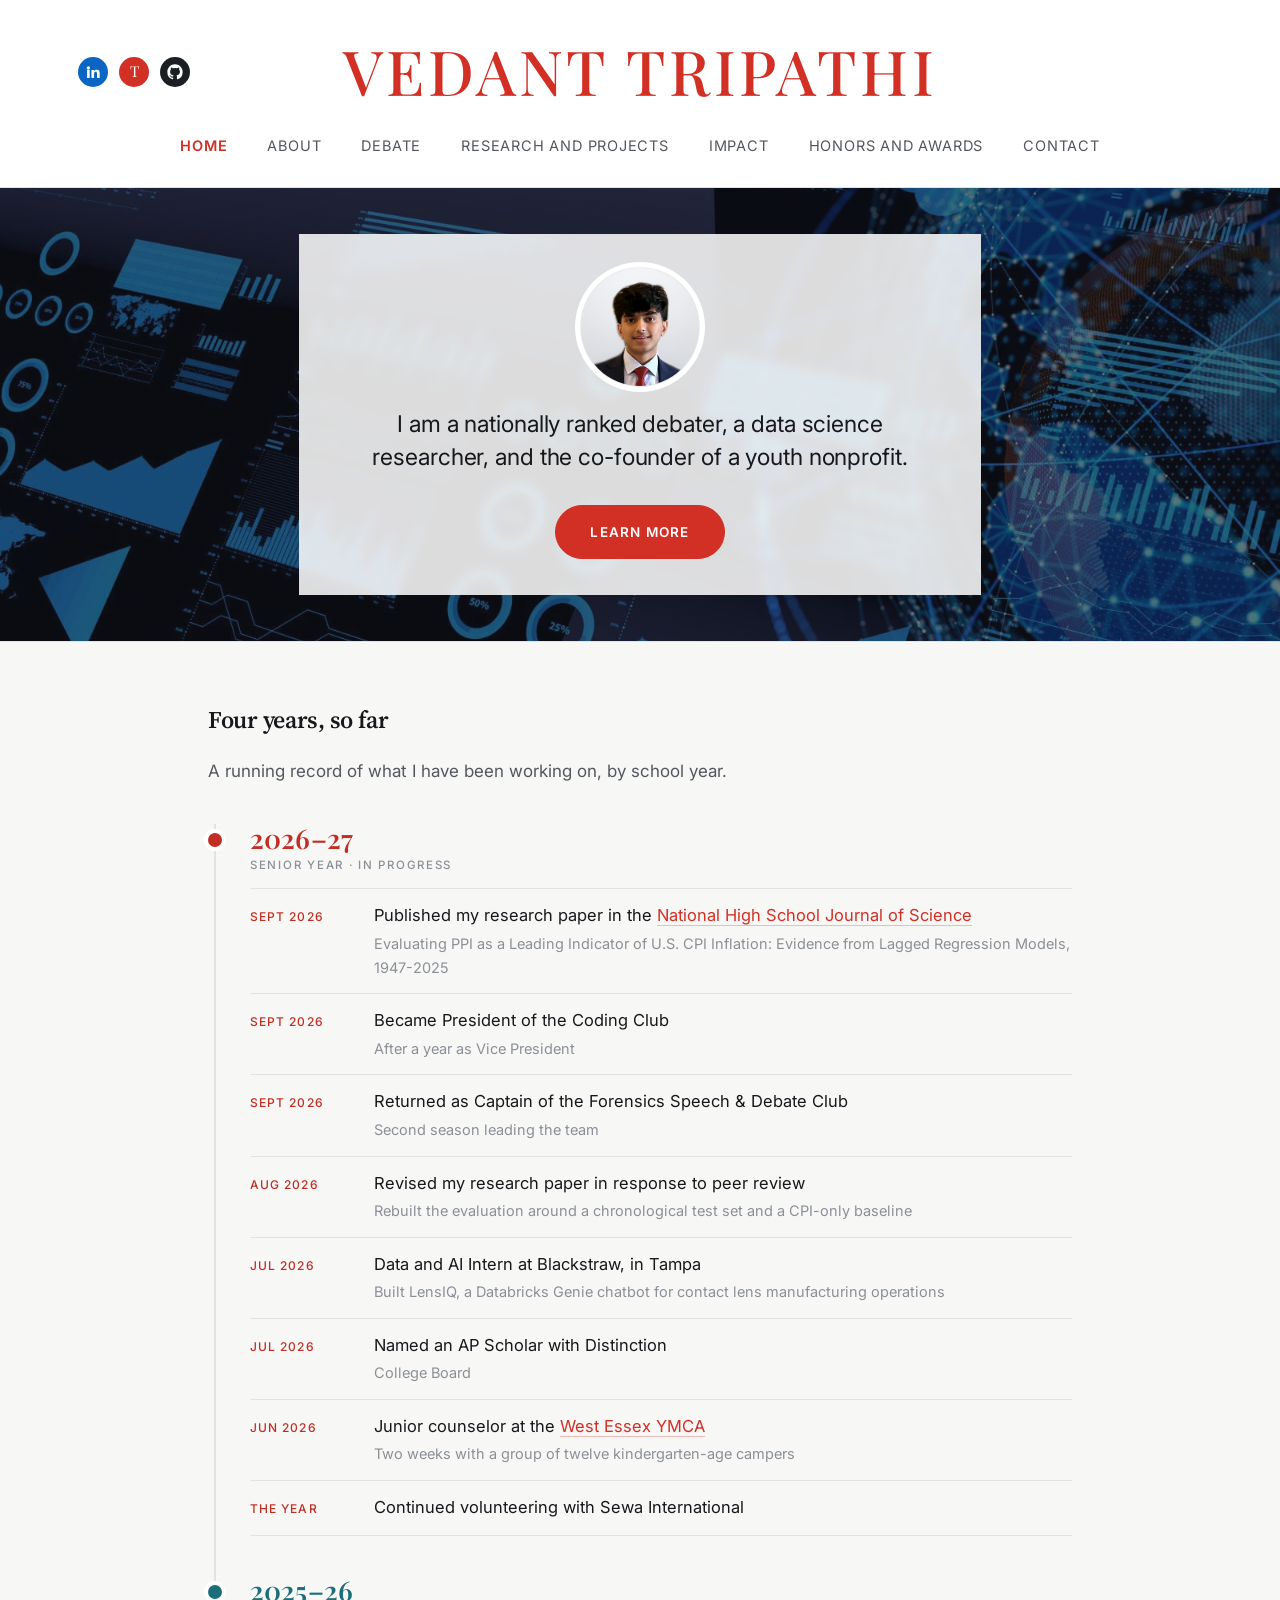
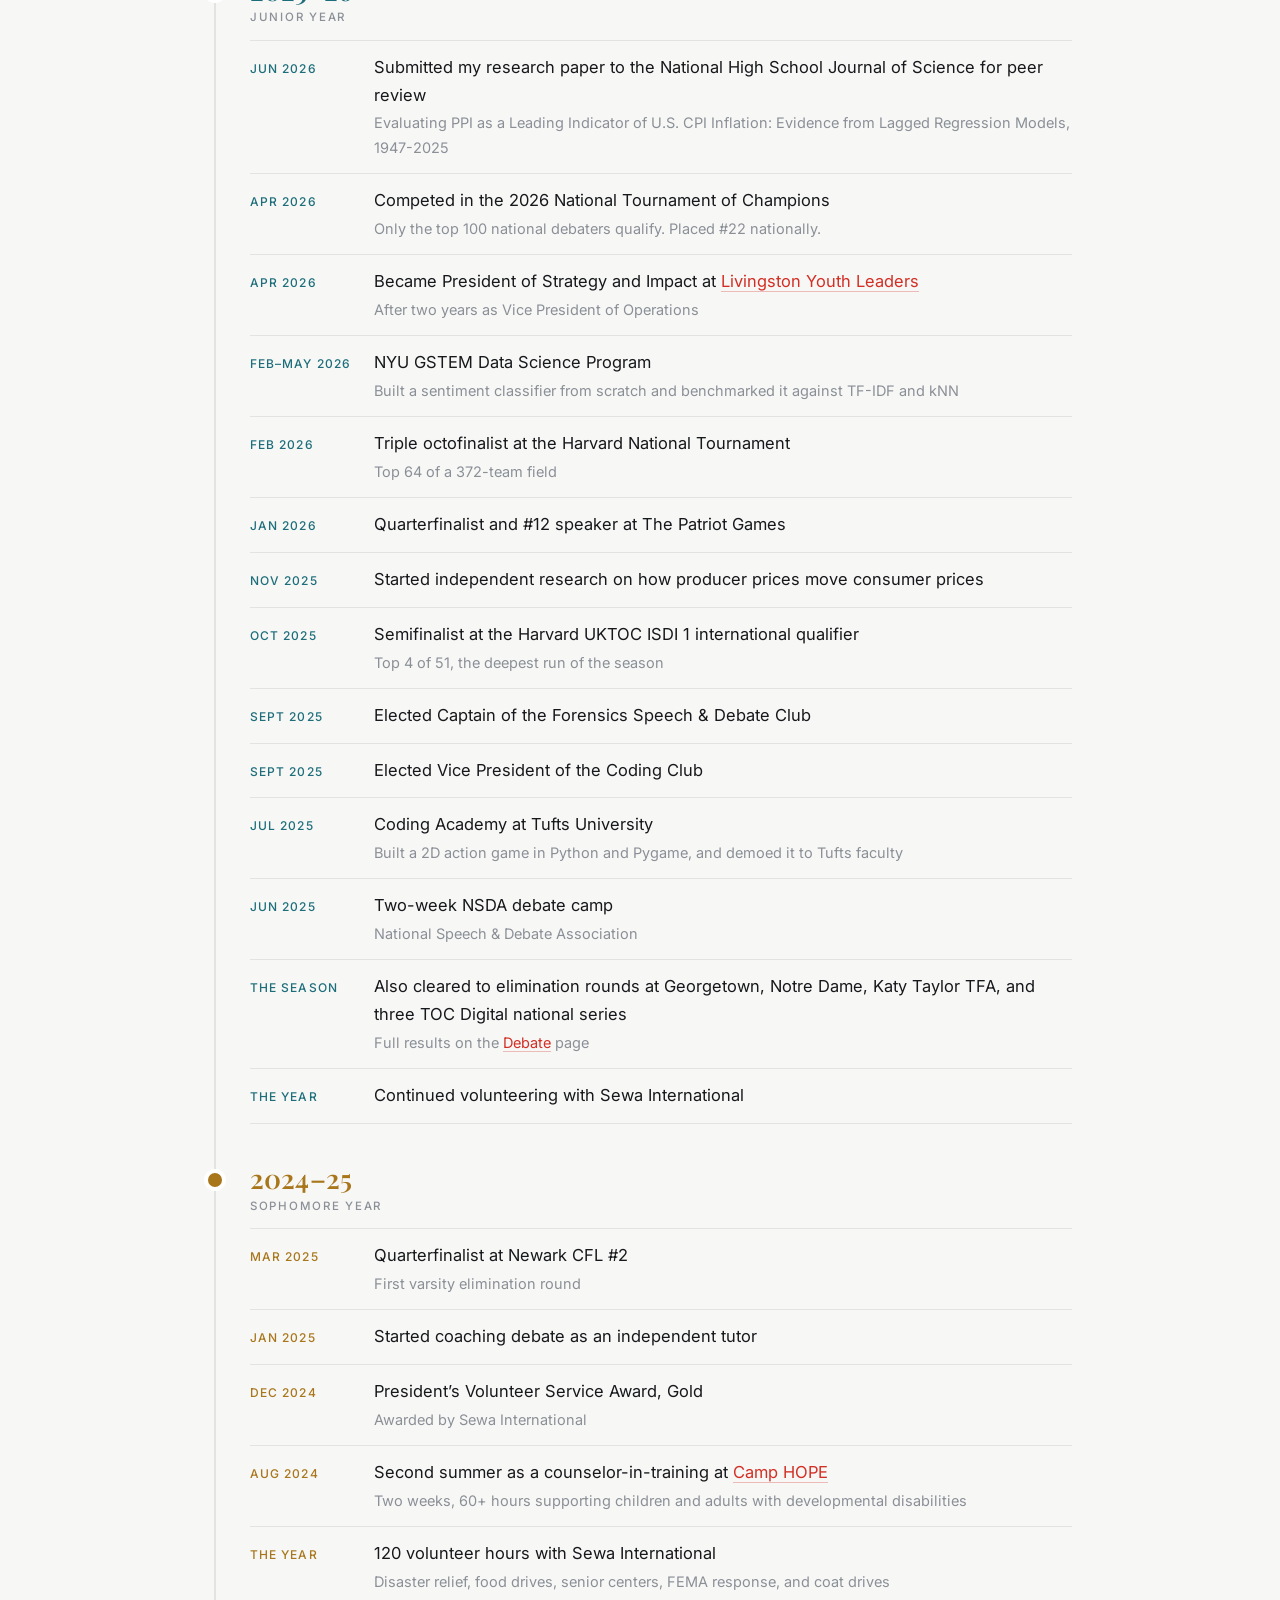
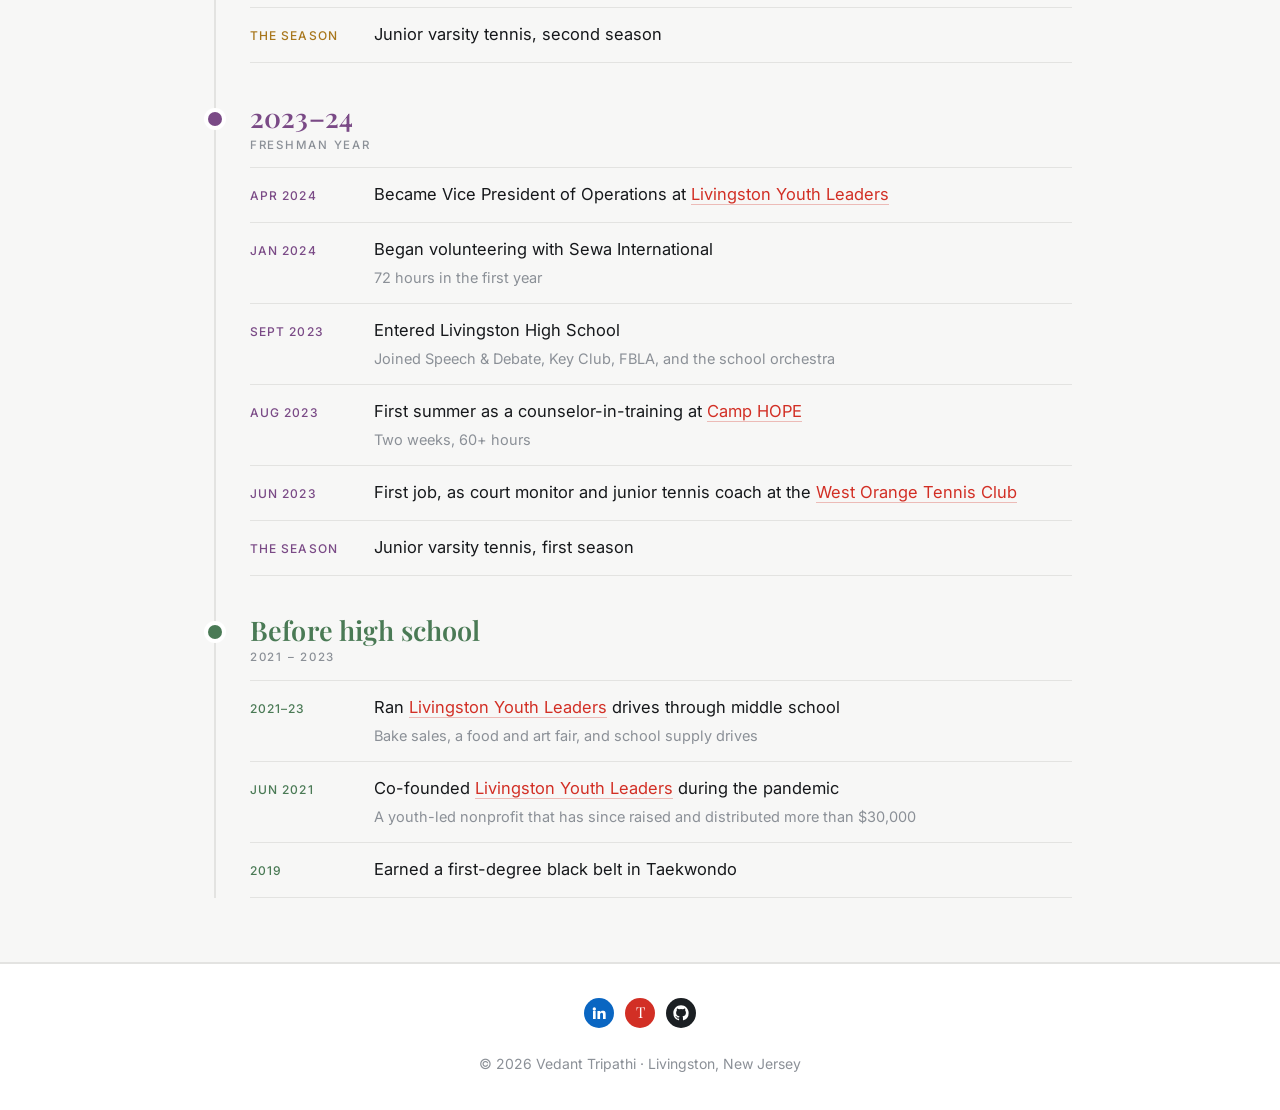
<file: index.html>
<!DOCTYPE html>
<html lang="en">
<head>
<meta charset="utf-8">
<meta name="viewport" content="width=device-width, initial-scale=1">
<title>Vedant Tripathi</title>
<meta name="description" content="Vedant Tripathi, Public Forum debater, data science researcher, and nonprofit co-founder from Livingston, New Jersey.">
<meta name="author" content="Vedant Tripathi">
<meta name="theme-color" content="#D22F25">
<meta property="og:title" content="Vedant Tripathi">
<meta property="og:description" content="Vedant Tripathi, Public Forum debater, data science researcher, and nonprofit co-founder from Livingston, New Jersey.">
<meta property="og:type" content="website">
<meta property="og:url" content="https://vedant-tripathi.com/">
<meta property="og:image" content="https://vedant-tripathi.com/assets/img/og-image.jpg">
<meta property="og:image:width" content="1200">
<meta property="og:image:height" content="627">
<meta property="og:image:alt" content="Vedant Tripathi, Public Forum debater, data science researcher, and nonprofit co-founder">
<meta name="twitter:card" content="summary_large_image">
<link rel="preconnect" href="https://fonts.googleapis.com">
<link rel="preconnect" href="https://fonts.gstatic.com" crossorigin>
<link href="https://fonts.googleapis.com/css2?family=Playfair+Display:wght@500;600;700&family=Source+Serif+4:opsz,wght@8..60,400;8..60,600&family=Inter:wght@400;500;600&display=swap" rel="stylesheet">
<link rel="icon" href="data:image/svg+xml,%3Csvg xmlns='http://www.w3.org/2000/svg' viewBox='0 0 100 100'%3E%3Crect width='100' height='100' rx='16' fill='%23D22F25'/%3E%3Ctext x='50' y='68' font-family='Georgia,serif' font-size='50' fill='%23fff' text-anchor='middle'%3EVT%3C/text%3E%3C/svg%3E">
<link rel="stylesheet" href="assets/css/style.css?v=17">
</head>
<body>

<header class="hairline">
  <div class="mast">
    <div class="name-row">
    <div class="socials">
      <a class="s-li" href="https://www.linkedin.com/in/vedant-tripathi-lhs/" target="_blank" rel="noopener" aria-label="LinkedIn">
        <svg viewBox="0 0 24 24" aria-hidden="true"><path d="M4.98 3.5a2.5 2.5 0 1 1 0 5 2.5 2.5 0 0 1 0-5zM3 9h4v12H3V9zm7 0h3.8v1.7h.05c.53-.95 1.83-1.95 3.75-1.95C21.6 8.75 22 11.1 22 14.2V21h-4v-6.03c0-1.44-.03-3.3-2.02-3.3-2.02 0-2.33 1.57-2.33 3.2V21h-4V9z"/></svg>
      </a>
      <a class="s-tab" href="https://www.tabroom.com/index/results/team_results.mhtml?id1=1436071&amp;id2=1472393" target="_blank" rel="noopener" aria-label="Tabroom results">T</a>
      <a class="s-gh" href="https://github.com/vedant349" target="_blank" rel="noopener" aria-label="GitHub">
        <svg viewBox="0 0 24 24" aria-hidden="true"><path d="M12 .5C5.65.5.5 5.65.5 12a11.5 11.5 0 0 0 7.86 10.92c.58.1.79-.25.79-.56v-2c-3.2.7-3.88-1.54-3.88-1.54-.53-1.34-1.29-1.7-1.29-1.7-1.05-.72.08-.7.08-.7 1.16.08 1.77 1.2 1.77 1.2 1.03 1.77 2.7 1.26 3.36.96.1-.75.4-1.26.73-1.55-2.56-.29-5.25-1.28-5.25-5.7 0-1.26.45-2.29 1.19-3.1-.12-.29-.52-1.46.11-3.05 0 0 .97-.31 3.18 1.18a11 11 0 0 1 5.79 0c2.2-1.5 3.17-1.18 3.17-1.18.63 1.59.23 2.76.12 3.05.74.81 1.18 1.84 1.18 3.1 0 4.43-2.69 5.4-5.26 5.69.41.36.78 1.06.78 2.14v3.17c0 .31.21.67.8.56A11.5 11.5 0 0 0 23.5 12C23.5 5.65 18.35.5 12 .5z"/></svg>
      </a>
    </div>
    <a class="wordmark" href="index.html">Vedant Tripathi</a>
    </div>
    <nav id="nav">
      <a href="index.html">Home</a>
      <a href="about.html">About</a>
      <a href="debate.html">Debate</a>
      <a href="research.html">Research and Projects</a>
      <a href="impact.html">Impact</a>
      <a href="honors.html">Honors and Awards</a>
      <a href="contact.html">Contact</a>
    </nav>
    <button class="mbtn" id="mbtn" aria-expanded="false">Menu</button>
  </div>
</header>

<main>
<section class="hero">
    <div class="hero-card">
      <img class="portrait" src="assets/img/vedant-square.jpg" alt="Vedant Tripathi" width="600" height="600">
      <h1 class="tagline">I am a nationally ranked debater, a data science researcher, and the co-founder of a youth nonprofit.</h1>
      <a class="btn" href="about.html">Learn More</a>
    </div>
  </section>

  <section class="soft">
    <div class="wrap">
      <h2 class="head">Four years, so far</h2>
      <p class="body" style="margin-bottom:38px">A running record of what I have been working on, by school year.</p>

      <div class="tl">

        <div class="tl-year" style="--yc:var(--c-red)">
          <h3 class="tl-y">2026&ndash;27<span class="tl-grade">Senior year &middot; in progress</span></h3>
          <ul class="tl-list">
            <li><span class="m">Sept 2026</span><span class="e">Published my research paper in the <a class="link" href="https://nhsjs.com/2026/evaluating-ppi-as-a-leading-indicator-of-u-s-cpi-inflation-evidence-from-lagged-regression-models-1947-2025/" target="_blank" rel="noopener">National High School Journal of Science</a><span>Evaluating PPI as a Leading Indicator of U.S. CPI Inflation: Evidence from Lagged Regression Models, 1947-2025</span></span></li>
            <li><span class="m">Sept 2026</span><span class="e">Became President of the Coding Club<span>After a year as Vice President</span></span></li>
            <li><span class="m">Sept 2026</span><span class="e">Returned as Captain of the Forensics Speech &amp; Debate Club<span>Second season leading the team</span></span></li>
            <li><span class="m">Aug 2026</span><span class="e">Revised my research paper in response to peer review<span>Rebuilt the evaluation around a chronological test set and a CPI-only baseline</span></span></li>
            <li><span class="m">Jul 2026</span><span class="e">Data and AI Intern at Blackstraw, in Tampa<span>Built LensIQ, a Databricks Genie chatbot for contact lens manufacturing operations</span></span></li>
            <li><span class="m">Jul 2026</span><span class="e">Named an AP Scholar with Distinction<span>College Board</span></span></li>
            <li><span class="m">Jun 2026</span><span class="e">Junior counselor at the <a class="link" href="https://metroymcas.org/wey" target="_blank" rel="noopener">West Essex YMCA</a><span>Two weeks with a group of twelve kindergarten-age campers</span></span></li>
            <li><span class="m">The year</span><span class="e">Continued volunteering with Sewa International</span></li>
          </ul>
        </div>

        <div class="tl-year" style="--yc:var(--c-teal)">
          <h3 class="tl-y">2025&ndash;26<span class="tl-grade">Junior year</span></h3>
          <ul class="tl-list">
            <li><span class="m">Jun 2026</span><span class="e">Submitted my research paper to the National High School Journal of Science for peer review<span>Evaluating PPI as a Leading Indicator of U.S. CPI Inflation: Evidence from Lagged Regression Models, 1947-2025</span></span></li>
            <li><span class="m">Apr 2026</span><span class="e">Competed in the 2026 National Tournament of Champions<span>Only the top 100 national debaters qualify. Placed #22 nationally.</span></span></li>
            <li><span class="m">Apr 2026</span><span class="e">Became President of Strategy and Impact at <a class="link" href="https://leadforfuture.org" target="_blank" rel="noopener">Livingston Youth Leaders</a><span>After two years as Vice President of Operations</span></span></li>
            <li><span class="m">Feb&ndash;May 2026</span><span class="e">NYU GSTEM Data Science Program<span>Built a sentiment classifier from scratch and benchmarked it against TF-IDF and kNN</span></span></li>
            <li><span class="m">Feb 2026</span><span class="e">Triple octofinalist at the Harvard National Tournament<span>Top 64 of a 372-team field</span></span></li>
            <li><span class="m">Jan 2026</span><span class="e">Quarterfinalist and #12 speaker at The Patriot Games</span></li>
            <li><span class="m">Nov 2025</span><span class="e">Started independent research on how producer prices move consumer prices</span></li>
            <li><span class="m">Oct 2025</span><span class="e">Semifinalist at the Harvard UKTOC ISDI 1 international qualifier<span>Top 4 of 51, the deepest run of the season</span></span></li>
            <li><span class="m">Sept 2025</span><span class="e">Elected Captain of the Forensics Speech &amp; Debate Club</span></li>
            <li><span class="m">Sept 2025</span><span class="e">Elected Vice President of the Coding Club</span></li>
            <li><span class="m">Jul 2025</span><span class="e">Coding Academy at Tufts University<span>Built a 2D action game in Python and Pygame, and demoed it to Tufts faculty</span></span></li>
            <li><span class="m">Jun 2025</span><span class="e">Two-week NSDA debate camp<span>National Speech &amp; Debate Association</span></span></li>
            <li><span class="m">The season</span><span class="e">Also cleared to elimination rounds at Georgetown, Notre Dame, Katy Taylor TFA, and three TOC Digital national series<span>Full results on the <a class="link" href="debate.html">Debate</a> page</span></span></li>
            <li><span class="m">The year</span><span class="e">Continued volunteering with Sewa International</span></li>
          </ul>
        </div>

        <div class="tl-year" style="--yc:var(--c-gold)">
          <h3 class="tl-y">2024&ndash;25<span class="tl-grade">Sophomore year</span></h3>
          <ul class="tl-list">
            <li><span class="m">Mar 2025</span><span class="e">Quarterfinalist at Newark CFL #2<span>First varsity elimination round</span></span></li>
            <li><span class="m">Jan 2025</span><span class="e">Started coaching debate as an independent tutor</span></li>
            <li><span class="m">Dec 2024</span><span class="e">President&rsquo;s Volunteer Service Award, Gold<span>Awarded by Sewa International</span></span></li>
            <li><span class="m">Aug 2024</span><span class="e">Second summer as a counselor-in-training at <a class="link" href="https://arccamphope.com/" target="_blank" rel="noopener">Camp HOPE</a><span>Two weeks, 60+ hours supporting children and adults with developmental disabilities</span></span></li>
            <li><span class="m">The year</span><span class="e">120 volunteer hours with Sewa International<span>Disaster relief, food drives, senior centers, FEMA response, and coat drives</span></span></li>
            <li><span class="m">The season</span><span class="e">Junior varsity tennis, second season</span></li>
          </ul>
        </div>

        <div class="tl-year" style="--yc:var(--c-plum)">
          <h3 class="tl-y">2023&ndash;24<span class="tl-grade">Freshman year</span></h3>
          <ul class="tl-list">
            <li><span class="m">Apr 2024</span><span class="e">Became Vice President of Operations at <a class="link" href="https://leadforfuture.org" target="_blank" rel="noopener">Livingston Youth Leaders</a></span></li>
            <li><span class="m">Jan 2024</span><span class="e">Began volunteering with Sewa International<span>72 hours in the first year</span></span></li>
            <li><span class="m">Sept 2023</span><span class="e">Entered Livingston High School<span>Joined Speech &amp; Debate, Key Club, FBLA, and the school orchestra</span></span></li>
            <li><span class="m">Aug 2023</span><span class="e">First summer as a counselor-in-training at <a class="link" href="https://arccamphope.com/" target="_blank" rel="noopener">Camp HOPE</a><span>Two weeks, 60+ hours</span></span></li>
            <li><span class="m">Jun 2023</span><span class="e">First job, as court monitor and junior tennis coach at the <a class="link" href="https://www.westorangetennisclub.com/" target="_blank" rel="noopener">West Orange Tennis Club</a></span></li>
            <li><span class="m">The season</span><span class="e">Junior varsity tennis, first season</span></li>
          </ul>
        </div>

        <div class="tl-year" style="--yc:var(--c-sage)">
          <h3 class="tl-y">Before high school<span class="tl-grade">2021 &ndash; 2023</span></h3>
          <ul class="tl-list">
            <li><span class="m">2021&ndash;23</span><span class="e">Ran <a class="link" href="https://leadforfuture.org" target="_blank" rel="noopener">Livingston Youth Leaders</a> drives through middle school<span>Bake sales, a food and art fair, and school supply drives</span></span></li>
            <li><span class="m">Jun 2021</span><span class="e">Co-founded <a class="link" href="https://leadforfuture.org" target="_blank" rel="noopener">Livingston Youth Leaders</a> during the pandemic<span>A youth-led nonprofit that has since raised and distributed more than $30,000</span></span></li>
            <li><span class="m">2019</span><span class="e">Earned a first-degree black belt in Taekwondo</span></li>
          </ul>
        </div>

      </div>
    </div>
  </section>

</main>

<footer>
  <div class="wrap foot-top">
    <div class="socials socials-foot">
      <a class="s-li" href="https://www.linkedin.com/in/vedant-tripathi-lhs/" target="_blank" rel="noopener" aria-label="LinkedIn">
        <svg viewBox="0 0 24 24" aria-hidden="true"><path d="M4.98 3.5a2.5 2.5 0 1 1 0 5 2.5 2.5 0 0 1 0-5zM3 9h4v12H3V9zm7 0h3.8v1.7h.05c.53-.95 1.83-1.95 3.75-1.95C21.6 8.75 22 11.1 22 14.2V21h-4v-6.03c0-1.44-.03-3.3-2.02-3.3-2.02 0-2.33 1.57-2.33 3.2V21h-4V9z"/></svg>
      </a>
      <a class="s-tab" href="https://www.tabroom.com/index/results/team_results.mhtml?id1=1436071&amp;id2=1472393" target="_blank" rel="noopener" aria-label="Tabroom results">T</a>
      <a class="s-gh" href="https://github.com/vedant349" target="_blank" rel="noopener" aria-label="GitHub">
        <svg viewBox="0 0 24 24" aria-hidden="true"><path d="M12 .5C5.65.5.5 5.65.5 12a11.5 11.5 0 0 0 7.86 10.92c.58.1.79-.25.79-.56v-2c-3.2.7-3.88-1.54-3.88-1.54-.53-1.34-1.29-1.7-1.29-1.7-1.05-.72.08-.7.08-.7 1.16.08 1.77 1.2 1.77 1.2 1.03 1.77 2.7 1.26 3.36.96.1-.75.4-1.26.73-1.55-2.56-.29-5.25-1.28-5.25-5.7 0-1.26.45-2.29 1.19-3.1-.12-.29-.52-1.46.11-3.05 0 0 .97-.31 3.18 1.18a11 11 0 0 1 5.79 0c2.2-1.5 3.17-1.18 3.17-1.18.63 1.59.23 2.76.12 3.05.74.81 1.18 1.84 1.18 3.1 0 4.43-2.69 5.4-5.26 5.69.41.36.78 1.06.78 2.14v3.17c0 .31.21.67.8.56A11.5 11.5 0 0 0 23.5 12C23.5 5.65 18.35.5 12 .5z"/></svg>
      </a>
    </div>
  </div>
  <div class="wrap foot">
    <div>© <span id="yr">2026</span> Vedant Tripathi · Livingston, New Jersey</div>
  </div>
</footer>

<script src="assets/js/site.js?v=17"></script>
</body>
</html>
</file>
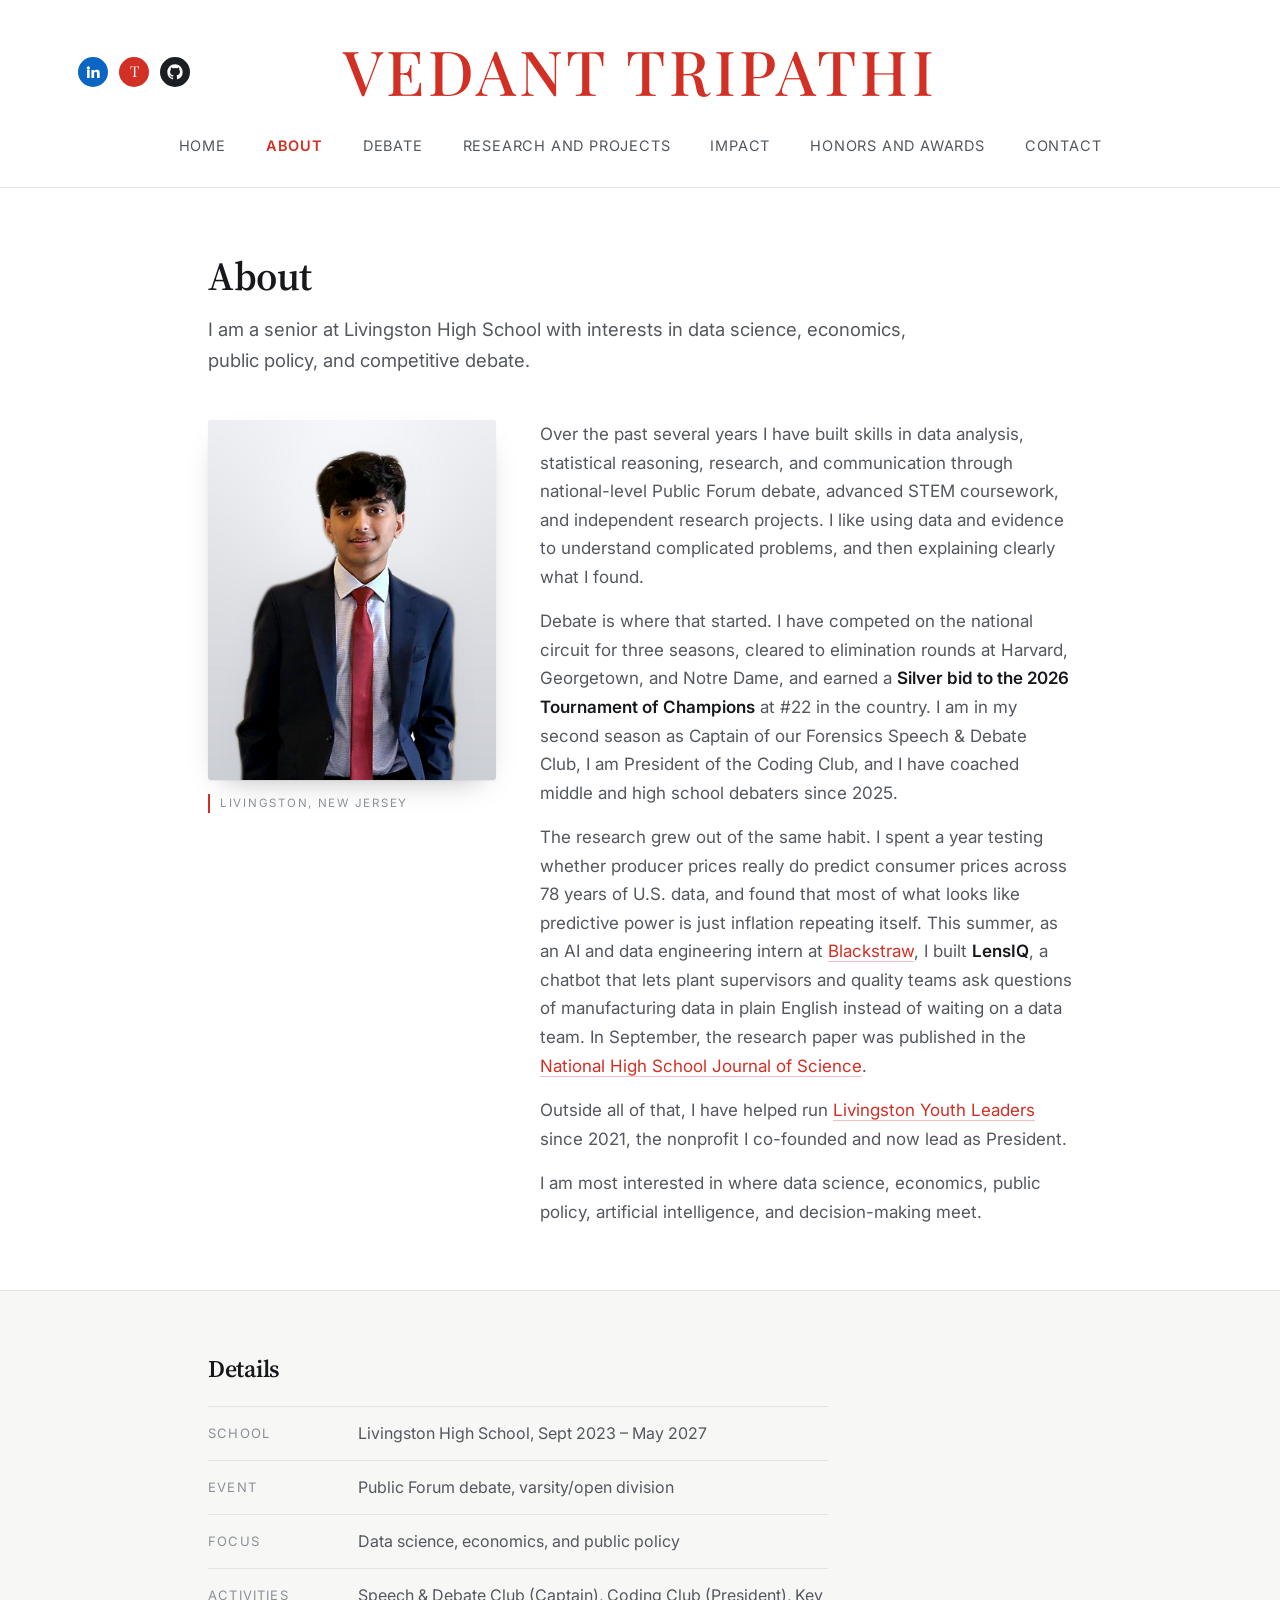
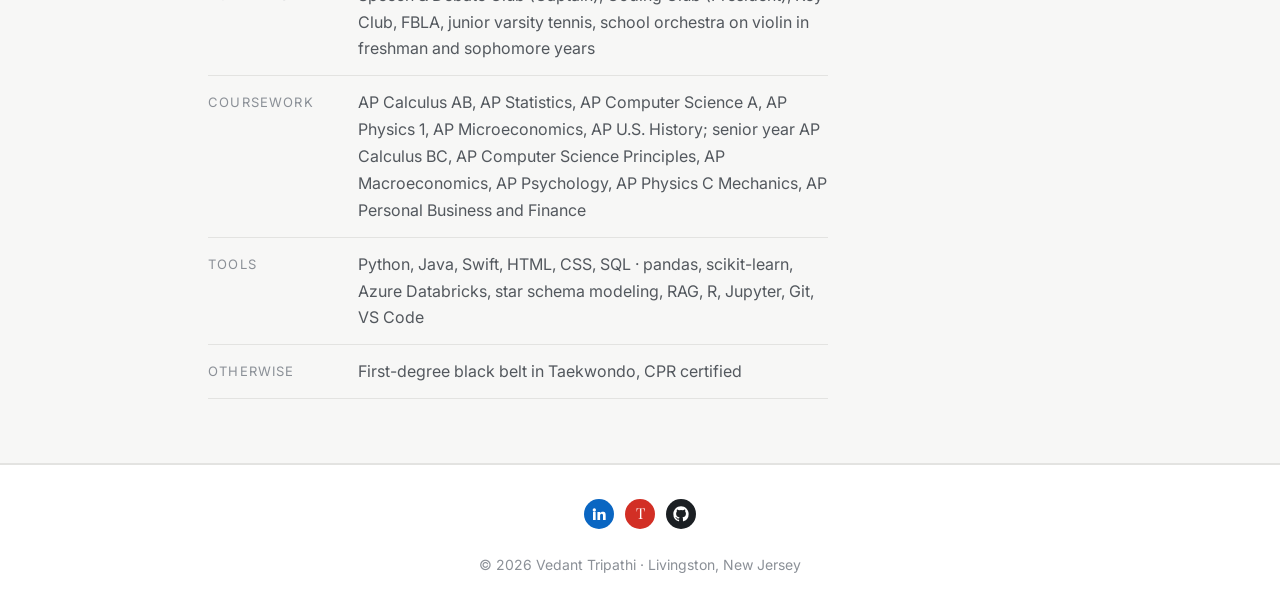
<file: about.html>
<!DOCTYPE html>
<html lang="en">
<head>
<meta charset="utf-8">
<meta name="viewport" content="width=device-width, initial-scale=1">
<title>About · Vedant Tripathi</title>
<meta name="description" content="Senior at Livingston High School with interests in data science, economics, public policy, and competitive debate.">
<meta name="author" content="Vedant Tripathi">
<meta name="theme-color" content="#D22F25">
<meta property="og:title" content="About · Vedant Tripathi">
<meta property="og:description" content="Senior at Livingston High School with interests in data science, economics, public policy, and competitive debate.">
<meta property="og:type" content="website">
<meta property="og:url" content="https://vedant-tripathi.com/about.html">
<meta property="og:image" content="https://vedant-tripathi.com/assets/img/og-image.jpg">
<meta property="og:image:width" content="1200">
<meta property="og:image:height" content="627">
<meta property="og:image:alt" content="Vedant Tripathi, Public Forum debater, data science researcher, and nonprofit co-founder">
<meta name="twitter:card" content="summary_large_image">
<link rel="preconnect" href="https://fonts.googleapis.com">
<link rel="preconnect" href="https://fonts.gstatic.com" crossorigin>
<link href="https://fonts.googleapis.com/css2?family=Playfair+Display:wght@500;600;700&family=Source+Serif+4:opsz,wght@8..60,400;8..60,600&family=Inter:wght@400;500;600&display=swap" rel="stylesheet">
<link rel="icon" href="data:image/svg+xml,%3Csvg xmlns='http://www.w3.org/2000/svg' viewBox='0 0 100 100'%3E%3Crect width='100' height='100' rx='16' fill='%23D22F25'/%3E%3Ctext x='50' y='68' font-family='Georgia,serif' font-size='50' fill='%23fff' text-anchor='middle'%3EVT%3C/text%3E%3C/svg%3E">
<link rel="stylesheet" href="assets/css/style.css?v=17">
</head>
<body>

<header class="hairline">
  <div class="mast">
    <div class="name-row">
    <div class="socials">
      <a class="s-li" href="https://www.linkedin.com/in/vedant-tripathi-lhs/" target="_blank" rel="noopener" aria-label="LinkedIn">
        <svg viewBox="0 0 24 24" aria-hidden="true"><path d="M4.98 3.5a2.5 2.5 0 1 1 0 5 2.5 2.5 0 0 1 0-5zM3 9h4v12H3V9zm7 0h3.8v1.7h.05c.53-.95 1.83-1.95 3.75-1.95C21.6 8.75 22 11.1 22 14.2V21h-4v-6.03c0-1.44-.03-3.3-2.02-3.3-2.02 0-2.33 1.57-2.33 3.2V21h-4V9z"/></svg>
      </a>
      <a class="s-tab" href="https://www.tabroom.com/index/results/team_results.mhtml?id1=1436071&amp;id2=1472393" target="_blank" rel="noopener" aria-label="Tabroom results">T</a>
      <a class="s-gh" href="https://github.com/vedant349" target="_blank" rel="noopener" aria-label="GitHub">
        <svg viewBox="0 0 24 24" aria-hidden="true"><path d="M12 .5C5.65.5.5 5.65.5 12a11.5 11.5 0 0 0 7.86 10.92c.58.1.79-.25.79-.56v-2c-3.2.7-3.88-1.54-3.88-1.54-.53-1.34-1.29-1.7-1.29-1.7-1.05-.72.08-.7.08-.7 1.16.08 1.77 1.2 1.77 1.2 1.03 1.77 2.7 1.26 3.36.96.1-.75.4-1.26.73-1.55-2.56-.29-5.25-1.28-5.25-5.7 0-1.26.45-2.29 1.19-3.1-.12-.29-.52-1.46.11-3.05 0 0 .97-.31 3.18 1.18a11 11 0 0 1 5.79 0c2.2-1.5 3.17-1.18 3.17-1.18.63 1.59.23 2.76.12 3.05.74.81 1.18 1.84 1.18 3.1 0 4.43-2.69 5.4-5.26 5.69.41.36.78 1.06.78 2.14v3.17c0 .31.21.67.8.56A11.5 11.5 0 0 0 23.5 12C23.5 5.65 18.35.5 12 .5z"/></svg>
      </a>
    </div>
    <a class="wordmark" href="index.html">Vedant Tripathi</a>
    </div>
    <nav id="nav">
      <a href="index.html">Home</a>
      <a href="about.html">About</a>
      <a href="debate.html">Debate</a>
      <a href="research.html">Research and Projects</a>
      <a href="impact.html">Impact</a>
      <a href="honors.html">Honors and Awards</a>
      <a href="contact.html">Contact</a>
    </nav>
    <button class="mbtn" id="mbtn" aria-expanded="false">Menu</button>
  </div>
</header>

<main>
<section>
    <div class="wrap">
      <div class="intro">
        <h1 class="title">About</h1>
        <p class="lead">I am a senior at Livingston High School with interests in data science, economics, public policy, and competitive debate.</p>
      </div>

      <div class="about-grid">
      <figure class="about-photo">
        <img src="assets/img/vedant.jpg" alt="Vedant Tripathi" width="760" height="950">
        <figcaption>Livingston, New Jersey</figcaption>
      </figure>
      <div class="body">
        <p>Over the past several years I have built skills in data analysis, statistical reasoning, research, and communication through national-level Public Forum debate, advanced STEM coursework, and independent research projects. I like using data and evidence to understand complicated problems, and then explaining clearly what I found.</p>
        <p>Debate is where that started. I have competed on the national circuit for three seasons, cleared to elimination rounds at Harvard, Georgetown, and Notre Dame, and earned a <b>Silver bid to the 2026 Tournament of Champions</b> at #22 in the country. I am in my second season as Captain of our Forensics Speech &amp; Debate Club, I am President of the Coding Club, and I have coached middle and high school debaters since 2025.</p>
        <p>The research grew out of the same habit. I spent a year testing whether producer prices really do predict consumer prices across 78 years of U.S. data, and found that most of what looks like predictive power is just inflation repeating itself. This summer, as an AI and data engineering intern at <a class="link" href="https://www.blackstraw.ai" target="_blank" rel="noopener">Blackstraw</a>, I built <b>LensIQ</b>, a chatbot that lets plant supervisors and quality teams ask questions of manufacturing data in plain English instead of waiting on a data team. In September, the research paper was published in the <a class="link" href="https://nhsjs.com/2026/evaluating-ppi-as-a-leading-indicator-of-u-s-cpi-inflation-evidence-from-lagged-regression-models-1947-2025/" target="_blank" rel="noopener">National High School Journal of Science</a>.</p>
        <p>Outside all of that, I have helped run <a class="link" href="https://leadforfuture.org" target="_blank" rel="noopener">Livingston Youth Leaders</a> since 2021, the nonprofit I co-founded and now lead as President.</p>
        <p>I am most interested in where data science, economics, public policy, artificial intelligence, and decision-making meet.</p>
      </div>
      </div>
    </div>
  </section>

  <section class="soft">
    <div class="wrap">
      <h2 class="head">Details</h2>
      <dl class="facts">
        <div><dt>School</dt><dd>Livingston High School, Sept 2023 – May 2027</dd></div>
        <div><dt>Event</dt><dd>Public Forum debate, varsity/open division</dd></div>
        <div><dt>Focus</dt><dd>Data science, economics, and public policy</dd></div>
        <div><dt>Activities</dt><dd>Speech &amp; Debate Club (Captain), Coding Club (President), Key Club, FBLA, junior varsity tennis, school orchestra on violin in freshman and sophomore years</dd></div>
        <div><dt>Coursework</dt><dd>AP Calculus AB, AP Statistics, AP Computer Science A, AP Physics 1, AP Microeconomics, AP U.S. History; senior year AP Calculus BC, AP Computer Science Principles, AP Macroeconomics, AP Psychology, AP Physics C Mechanics, AP Personal Business and Finance</dd></div>
        <div><dt>Tools</dt><dd>Python, Java, Swift, HTML, CSS, SQL · pandas, scikit-learn, Azure Databricks, star schema modeling, RAG, R, Jupyter, Git, VS Code</dd></div>
        <div><dt>Otherwise</dt><dd>First-degree black belt in Taekwondo, CPR certified</dd></div>
      </dl>
    </div>
  </section>
</main>

<footer>
  <div class="wrap foot-top">
    <div class="socials socials-foot">
      <a class="s-li" href="https://www.linkedin.com/in/vedant-tripathi-lhs/" target="_blank" rel="noopener" aria-label="LinkedIn">
        <svg viewBox="0 0 24 24" aria-hidden="true"><path d="M4.98 3.5a2.5 2.5 0 1 1 0 5 2.5 2.5 0 0 1 0-5zM3 9h4v12H3V9zm7 0h3.8v1.7h.05c.53-.95 1.83-1.95 3.75-1.95C21.6 8.75 22 11.1 22 14.2V21h-4v-6.03c0-1.44-.03-3.3-2.02-3.3-2.02 0-2.33 1.57-2.33 3.2V21h-4V9z"/></svg>
      </a>
      <a class="s-tab" href="https://www.tabroom.com/index/results/team_results.mhtml?id1=1436071&amp;id2=1472393" target="_blank" rel="noopener" aria-label="Tabroom results">T</a>
      <a class="s-gh" href="https://github.com/vedant349" target="_blank" rel="noopener" aria-label="GitHub">
        <svg viewBox="0 0 24 24" aria-hidden="true"><path d="M12 .5C5.65.5.5 5.65.5 12a11.5 11.5 0 0 0 7.86 10.92c.58.1.79-.25.79-.56v-2c-3.2.7-3.88-1.54-3.88-1.54-.53-1.34-1.29-1.7-1.29-1.7-1.05-.72.08-.7.08-.7 1.16.08 1.77 1.2 1.77 1.2 1.03 1.77 2.7 1.26 3.36.96.1-.75.4-1.26.73-1.55-2.56-.29-5.25-1.28-5.25-5.7 0-1.26.45-2.29 1.19-3.1-.12-.29-.52-1.46.11-3.05 0 0 .97-.31 3.18 1.18a11 11 0 0 1 5.79 0c2.2-1.5 3.17-1.18 3.17-1.18.63 1.59.23 2.76.12 3.05.74.81 1.18 1.84 1.18 3.1 0 4.43-2.69 5.4-5.26 5.69.41.36.78 1.06.78 2.14v3.17c0 .31.21.67.8.56A11.5 11.5 0 0 0 23.5 12C23.5 5.65 18.35.5 12 .5z"/></svg>
      </a>
    </div>
  </div>
  <div class="wrap foot">
    <div>© <span id="yr">2026</span> Vedant Tripathi · Livingston, New Jersey</div>
  </div>
</footer>

<script src="assets/js/site.js?v=17"></script>
</body>
</html>
</file>
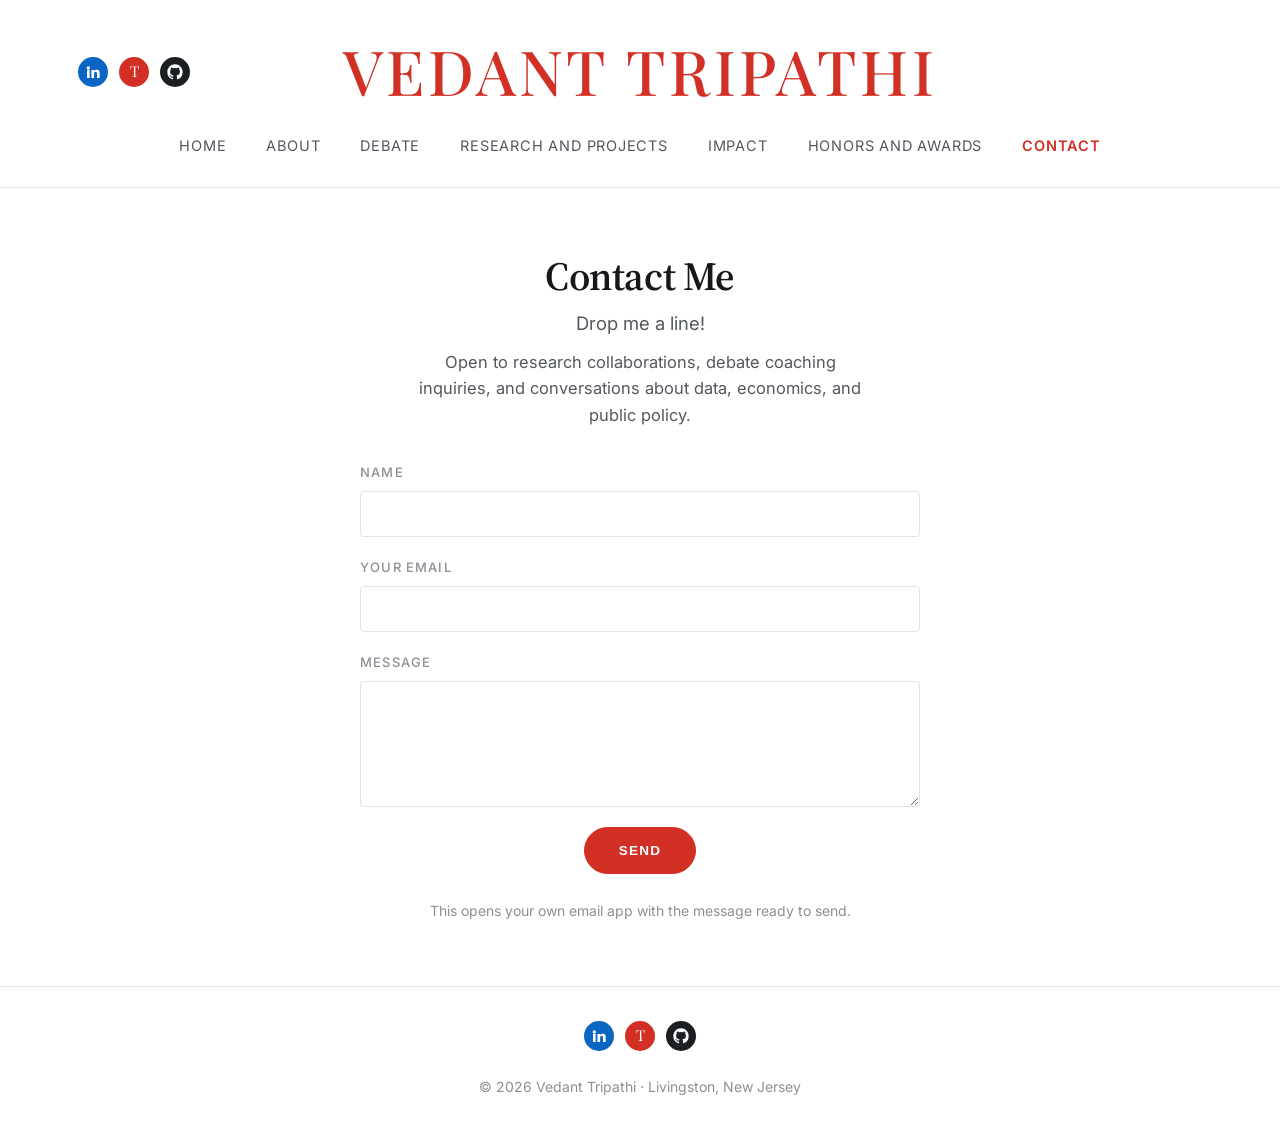
<file: contact.html>
<!DOCTYPE html>
<html lang="en">
<head>
<meta charset="utf-8">
<meta name="viewport" content="width=device-width, initial-scale=1">
<title>Contact · Vedant Tripathi</title>
<meta name="description" content="Get in touch with Vedant Tripathi.">
<meta name="author" content="Vedant Tripathi">
<meta name="theme-color" content="#D22F25">
<meta property="og:title" content="Contact · Vedant Tripathi">
<meta property="og:description" content="Get in touch with Vedant Tripathi.">
<meta property="og:type" content="website">
<meta property="og:url" content="https://vedant-tripathi.com/contact.html">
<meta property="og:image" content="https://vedant-tripathi.com/assets/img/og-image.jpg">
<meta property="og:image:width" content="1200">
<meta property="og:image:height" content="627">
<meta property="og:image:alt" content="Vedant Tripathi, Public Forum debater, data science researcher, and nonprofit co-founder">
<meta name="twitter:card" content="summary_large_image">
<link rel="preconnect" href="https://fonts.googleapis.com">
<link rel="preconnect" href="https://fonts.gstatic.com" crossorigin>
<link href="https://fonts.googleapis.com/css2?family=Playfair+Display:wght@500;600;700&family=Source+Serif+4:opsz,wght@8..60,400;8..60,600&family=Inter:wght@400;500;600&display=swap" rel="stylesheet">
<link rel="icon" href="data:image/svg+xml,%3Csvg xmlns='http://www.w3.org/2000/svg' viewBox='0 0 100 100'%3E%3Crect width='100' height='100' rx='16' fill='%23D22F25'/%3E%3Ctext x='50' y='68' font-family='Georgia,serif' font-size='50' fill='%23fff' text-anchor='middle'%3EVT%3C/text%3E%3C/svg%3E">
<link rel="stylesheet" href="assets/css/style.css?v=17">
</head>
<body>

<header class="hairline">
  <div class="mast">
    <div class="name-row">
    <div class="socials">
      <a class="s-li" href="https://www.linkedin.com/in/vedant-tripathi-lhs/" target="_blank" rel="noopener" aria-label="LinkedIn">
        <svg viewBox="0 0 24 24" aria-hidden="true"><path d="M4.98 3.5a2.5 2.5 0 1 1 0 5 2.5 2.5 0 0 1 0-5zM3 9h4v12H3V9zm7 0h3.8v1.7h.05c.53-.95 1.83-1.95 3.75-1.95C21.6 8.75 22 11.1 22 14.2V21h-4v-6.03c0-1.44-.03-3.3-2.02-3.3-2.02 0-2.33 1.57-2.33 3.2V21h-4V9z"/></svg>
      </a>
      <a class="s-tab" href="https://www.tabroom.com/index/results/team_results.mhtml?id1=1436071&amp;id2=1472393" target="_blank" rel="noopener" aria-label="Tabroom results">T</a>
      <a class="s-gh" href="https://github.com/vedant349" target="_blank" rel="noopener" aria-label="GitHub">
        <svg viewBox="0 0 24 24" aria-hidden="true"><path d="M12 .5C5.65.5.5 5.65.5 12a11.5 11.5 0 0 0 7.86 10.92c.58.1.79-.25.79-.56v-2c-3.2.7-3.88-1.54-3.88-1.54-.53-1.34-1.29-1.7-1.29-1.7-1.05-.72.08-.7.08-.7 1.16.08 1.77 1.2 1.77 1.2 1.03 1.77 2.7 1.26 3.36.96.1-.75.4-1.26.73-1.55-2.56-.29-5.25-1.28-5.25-5.7 0-1.26.45-2.29 1.19-3.1-.12-.29-.52-1.46.11-3.05 0 0 .97-.31 3.18 1.18a11 11 0 0 1 5.79 0c2.2-1.5 3.17-1.18 3.17-1.18.63 1.59.23 2.76.12 3.05.74.81 1.18 1.84 1.18 3.1 0 4.43-2.69 5.4-5.26 5.69.41.36.78 1.06.78 2.14v3.17c0 .31.21.67.8.56A11.5 11.5 0 0 0 23.5 12C23.5 5.65 18.35.5 12 .5z"/></svg>
      </a>
    </div>
    <a class="wordmark" href="index.html">Vedant Tripathi</a>
    </div>
    <nav id="nav">
      <a href="index.html">Home</a>
      <a href="about.html">About</a>
      <a href="debate.html">Debate</a>
      <a href="research.html">Research and Projects</a>
      <a href="impact.html">Impact</a>
      <a href="honors.html">Honors and Awards</a>
      <a href="contact.html">Contact</a>
    </nav>
    <button class="mbtn" id="mbtn" aria-expanded="false">Menu</button>
  </div>
</header>

<main>
<section>
    <div class="wrap">
      <div class="contact-page">
        <h1 class="title">Contact Me</h1>
        <p class="drop">Drop me a line!</p>

        <p class="drop-sub">Open to research collaborations, debate coaching inquiries, and conversations about data, economics, and public policy.</p>

        <!-- No server is needed. Submitting opens the visitor's own email app
             with the message already written, addressed to the address in
             data-to. The handler lives in assets/js/site.js -->
        <form class="cform" id="cform" data-to="tripathi.vedant@gmail.com">
          <label>
            <span>Name</span>
            <input type="text" name="name" autocomplete="name">
          </label>
          <label>
            <span>Your email</span>
            <input type="email" name="email" autocomplete="email">
          </label>
          <label>
            <span>Message</span>
            <textarea name="message" rows="5"></textarea>
          </label>
          <button type="submit" class="btn">Send</button>
        </form>

        <p class="or">This opens your own email app with the message ready to send.</p>

      </div>
    </div>
  </section>
</main>

<footer>
  <div class="wrap foot-top">
    <div class="socials socials-foot">
      <a class="s-li" href="https://www.linkedin.com/in/vedant-tripathi-lhs/" target="_blank" rel="noopener" aria-label="LinkedIn">
        <svg viewBox="0 0 24 24" aria-hidden="true"><path d="M4.98 3.5a2.5 2.5 0 1 1 0 5 2.5 2.5 0 0 1 0-5zM3 9h4v12H3V9zm7 0h3.8v1.7h.05c.53-.95 1.83-1.95 3.75-1.95C21.6 8.75 22 11.1 22 14.2V21h-4v-6.03c0-1.44-.03-3.3-2.02-3.3-2.02 0-2.33 1.57-2.33 3.2V21h-4V9z"/></svg>
      </a>
      <a class="s-tab" href="https://www.tabroom.com/index/results/team_results.mhtml?id1=1436071&amp;id2=1472393" target="_blank" rel="noopener" aria-label="Tabroom results">T</a>
      <a class="s-gh" href="https://github.com/vedant349" target="_blank" rel="noopener" aria-label="GitHub">
        <svg viewBox="0 0 24 24" aria-hidden="true"><path d="M12 .5C5.65.5.5 5.65.5 12a11.5 11.5 0 0 0 7.86 10.92c.58.1.79-.25.79-.56v-2c-3.2.7-3.88-1.54-3.88-1.54-.53-1.34-1.29-1.7-1.29-1.7-1.05-.72.08-.7.08-.7 1.16.08 1.77 1.2 1.77 1.2 1.03 1.77 2.7 1.26 3.36.96.1-.75.4-1.26.73-1.55-2.56-.29-5.25-1.28-5.25-5.7 0-1.26.45-2.29 1.19-3.1-.12-.29-.52-1.46.11-3.05 0 0 .97-.31 3.18 1.18a11 11 0 0 1 5.79 0c2.2-1.5 3.17-1.18 3.17-1.18.63 1.59.23 2.76.12 3.05.74.81 1.18 1.84 1.18 3.1 0 4.43-2.69 5.4-5.26 5.69.41.36.78 1.06.78 2.14v3.17c0 .31.21.67.8.56A11.5 11.5 0 0 0 23.5 12C23.5 5.65 18.35.5 12 .5z"/></svg>
      </a>
    </div>
  </div>
  <div class="wrap foot">
    <div>© <span id="yr">2026</span> Vedant Tripathi · Livingston, New Jersey</div>
  </div>
</footer>

<script src="assets/js/site.js?v=17"></script>
</body>
</html>
</file>
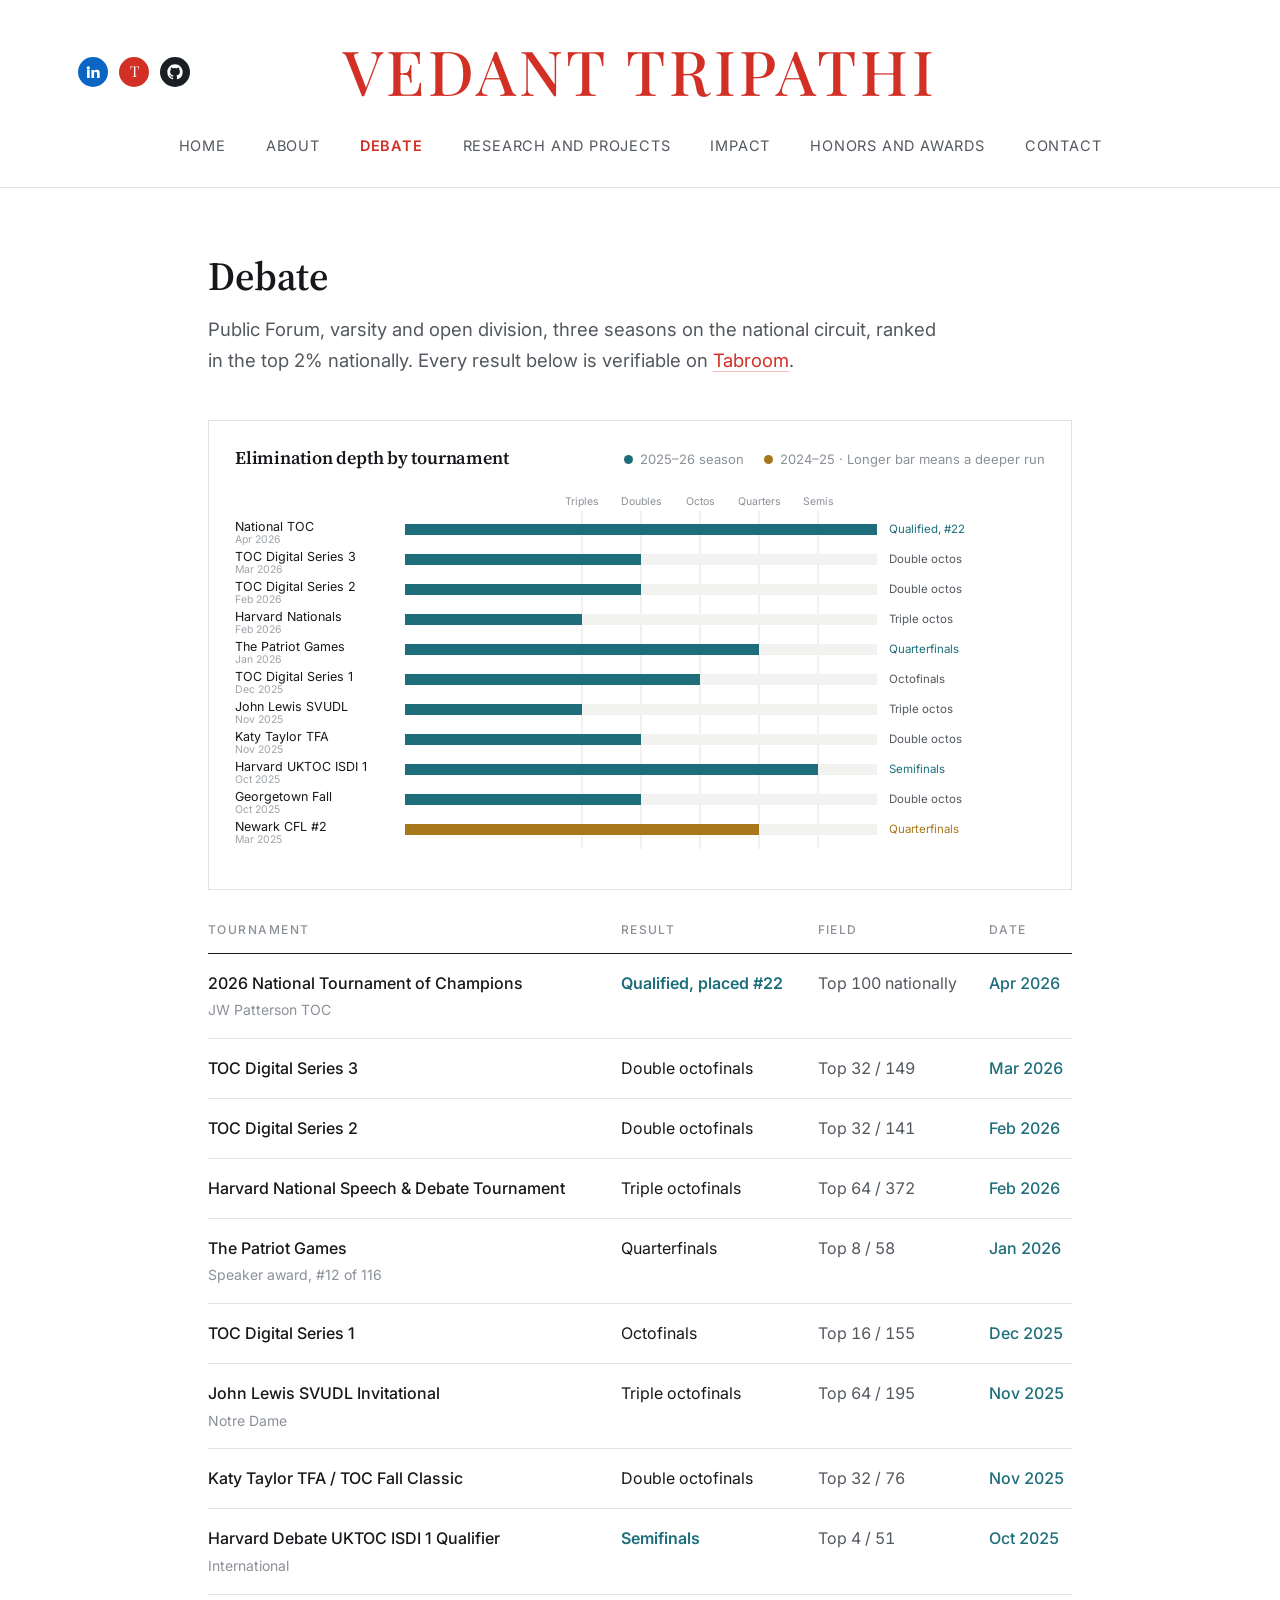
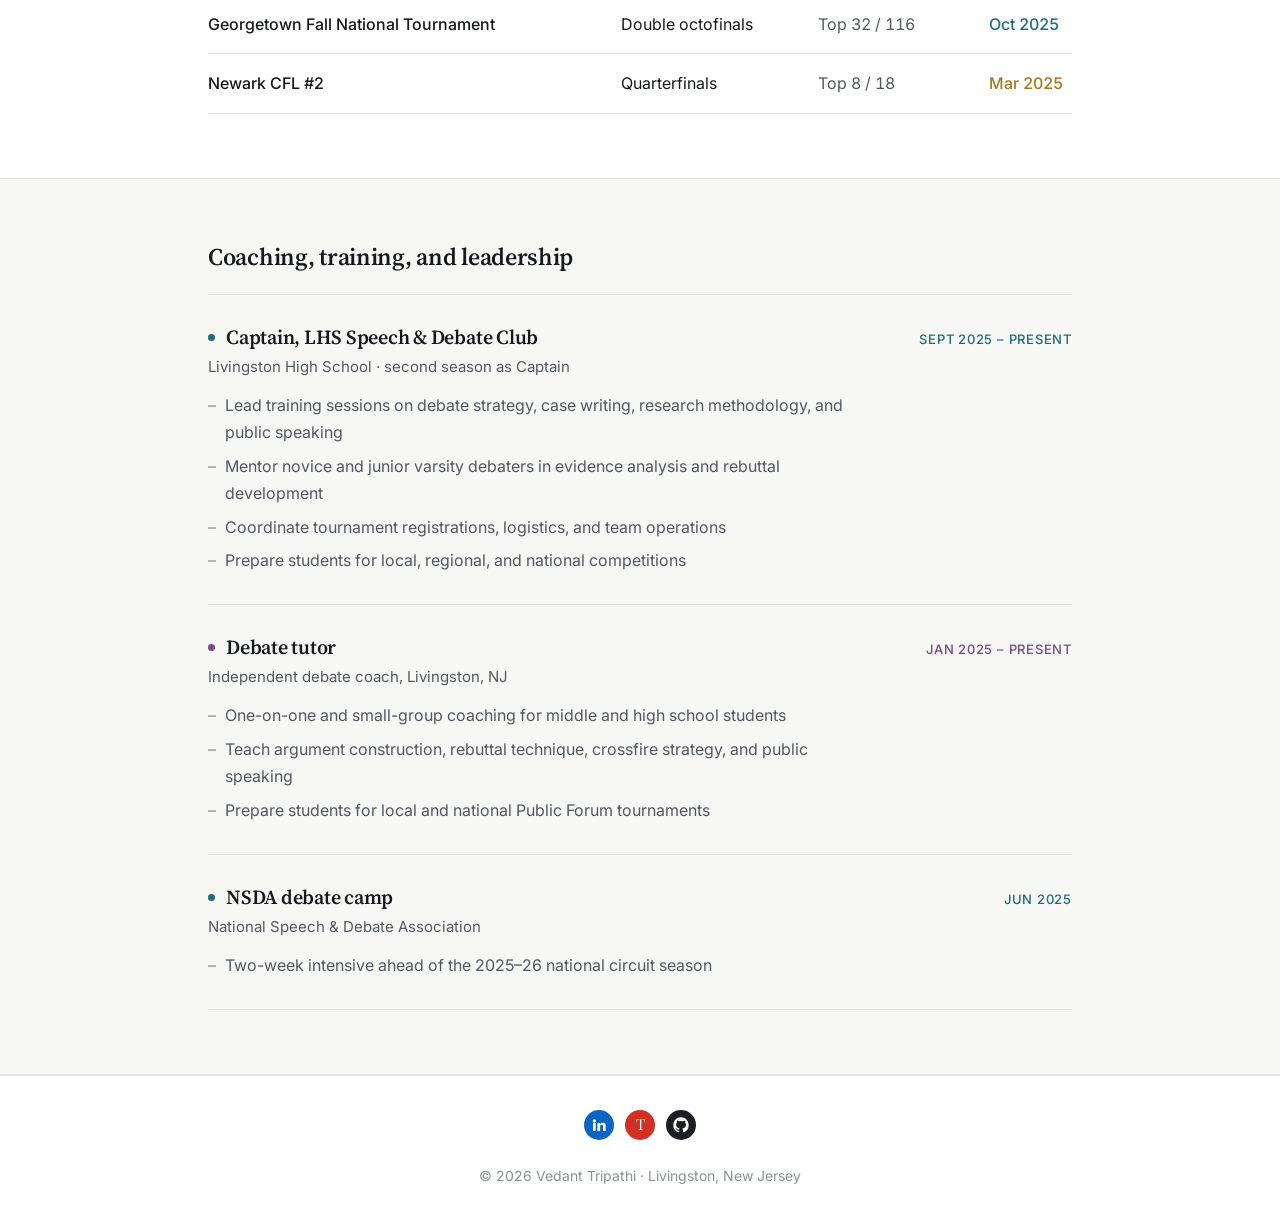
<file: debate.html>
<!DOCTYPE html>
<html lang="en">
<head>
<meta charset="utf-8">
<meta name="viewport" content="width=device-width, initial-scale=1">
<title>Debate · Vedant Tripathi</title>
<meta name="description" content="Three seasons of national circuit Public Forum debate, including a Silver bid to the 2026 Tournament of Champions.">
<meta name="author" content="Vedant Tripathi">
<meta name="theme-color" content="#D22F25">
<meta property="og:title" content="Debate · Vedant Tripathi">
<meta property="og:description" content="Three seasons of national circuit Public Forum debate, including a Silver bid to the 2026 Tournament of Champions.">
<meta property="og:type" content="website">
<meta property="og:url" content="https://vedant-tripathi.com/debate.html">
<meta property="og:image" content="https://vedant-tripathi.com/assets/img/og-image.jpg">
<meta property="og:image:width" content="1200">
<meta property="og:image:height" content="627">
<meta property="og:image:alt" content="Vedant Tripathi, Public Forum debater, data science researcher, and nonprofit co-founder">
<meta name="twitter:card" content="summary_large_image">
<link rel="preconnect" href="https://fonts.googleapis.com">
<link rel="preconnect" href="https://fonts.gstatic.com" crossorigin>
<link href="https://fonts.googleapis.com/css2?family=Playfair+Display:wght@500;600;700&family=Source+Serif+4:opsz,wght@8..60,400;8..60,600&family=Inter:wght@400;500;600&display=swap" rel="stylesheet">
<link rel="icon" href="data:image/svg+xml,%3Csvg xmlns='http://www.w3.org/2000/svg' viewBox='0 0 100 100'%3E%3Crect width='100' height='100' rx='16' fill='%23D22F25'/%3E%3Ctext x='50' y='68' font-family='Georgia,serif' font-size='50' fill='%23fff' text-anchor='middle'%3EVT%3C/text%3E%3C/svg%3E">
<link rel="stylesheet" href="assets/css/style.css?v=17">
</head>
<body>

<header class="hairline">
  <div class="mast">
    <div class="name-row">
    <div class="socials">
      <a class="s-li" href="https://www.linkedin.com/in/vedant-tripathi-lhs/" target="_blank" rel="noopener" aria-label="LinkedIn">
        <svg viewBox="0 0 24 24" aria-hidden="true"><path d="M4.98 3.5a2.5 2.5 0 1 1 0 5 2.5 2.5 0 0 1 0-5zM3 9h4v12H3V9zm7 0h3.8v1.7h.05c.53-.95 1.83-1.95 3.75-1.95C21.6 8.75 22 11.1 22 14.2V21h-4v-6.03c0-1.44-.03-3.3-2.02-3.3-2.02 0-2.33 1.57-2.33 3.2V21h-4V9z"/></svg>
      </a>
      <a class="s-tab" href="https://www.tabroom.com/index/results/team_results.mhtml?id1=1436071&amp;id2=1472393" target="_blank" rel="noopener" aria-label="Tabroom results">T</a>
      <a class="s-gh" href="https://github.com/vedant349" target="_blank" rel="noopener" aria-label="GitHub">
        <svg viewBox="0 0 24 24" aria-hidden="true"><path d="M12 .5C5.65.5.5 5.65.5 12a11.5 11.5 0 0 0 7.86 10.92c.58.1.79-.25.79-.56v-2c-3.2.7-3.88-1.54-3.88-1.54-.53-1.34-1.29-1.7-1.29-1.7-1.05-.72.08-.7.08-.7 1.16.08 1.77 1.2 1.77 1.2 1.03 1.77 2.7 1.26 3.36.96.1-.75.4-1.26.73-1.55-2.56-.29-5.25-1.28-5.25-5.7 0-1.26.45-2.29 1.19-3.1-.12-.29-.52-1.46.11-3.05 0 0 .97-.31 3.18 1.18a11 11 0 0 1 5.79 0c2.2-1.5 3.17-1.18 3.17-1.18.63 1.59.23 2.76.12 3.05.74.81 1.18 1.84 1.18 3.1 0 4.43-2.69 5.4-5.26 5.69.41.36.78 1.06.78 2.14v3.17c0 .31.21.67.8.56A11.5 11.5 0 0 0 23.5 12C23.5 5.65 18.35.5 12 .5z"/></svg>
      </a>
    </div>
    <a class="wordmark" href="index.html">Vedant Tripathi</a>
    </div>
    <nav id="nav">
      <a href="index.html">Home</a>
      <a href="about.html">About</a>
      <a href="debate.html">Debate</a>
      <a href="research.html">Research and Projects</a>
      <a href="impact.html">Impact</a>
      <a href="honors.html">Honors and Awards</a>
      <a href="contact.html">Contact</a>
    </nav>
    <button class="mbtn" id="mbtn" aria-expanded="false">Menu</button>
  </div>
</header>

<main>
<section>
    <div class="wrap">
      <div class="intro">
        <h1 class="title">Debate</h1>
        <p class="lead">Public Forum, varsity and open division, three seasons on the national circuit, ranked in the top 2% nationally. Every result below is verifiable on <a class="link" href="https://www.tabroom.com/index/results/team_results.mhtml?id1=1436071&amp;id2=1472393" target="_blank" rel="noopener">Tabroom</a>.</p>
      </div>

      <div class="chart-box">
        <div class="chart-top">
          <h3>Elimination depth by tournament</h3>
          <span class="legend"><i style="background:#1D6E7A"></i>2025–26 season <i style="background:#A8761B;margin-left:16px"></i>2024–25 · Longer bar means a deeper run</span>
        </div>
        <div class="scroll" id="chartHost"></div>
      </div>

      <div class="scroll">
        <table>
          <thead><tr><th>Tournament</th><th>Result</th><th>Field</th><th>Date</th></tr></thead>
          <tbody>
            <tr class="top" style="--yc:var(--c-teal)"><td class="t">2026 National Tournament of Champions<span>JW Patterson TOC</span></td><td class="r">Qualified, placed #22</td><td class="f">Top 100 nationally</td><td class="d">Apr 2026</td></tr>
            <tr style="--yc:var(--c-teal)"><td class="t">TOC Digital Series 3</td><td class="r">Double octofinals</td><td class="f">Top 32 / 149</td><td class="d">Mar 2026</td></tr>
            <tr style="--yc:var(--c-teal)"><td class="t">TOC Digital Series 2</td><td class="r">Double octofinals</td><td class="f">Top 32 / 141</td><td class="d">Feb 2026</td></tr>
            <tr style="--yc:var(--c-teal)"><td class="t">Harvard National Speech &amp; Debate Tournament</td><td class="r">Triple octofinals</td><td class="f">Top 64 / 372</td><td class="d">Feb 2026</td></tr>
            <tr style="--yc:var(--c-teal)"><td class="t">The Patriot Games<span>Speaker award, #12 of 116</span></td><td class="r">Quarterfinals</td><td class="f">Top 8 / 58</td><td class="d">Jan 2026</td></tr>
            <tr style="--yc:var(--c-teal)"><td class="t">TOC Digital Series 1</td><td class="r">Octofinals</td><td class="f">Top 16 / 155</td><td class="d">Dec 2025</td></tr>
            <tr style="--yc:var(--c-teal)"><td class="t">John Lewis SVUDL Invitational<span>Notre Dame</span></td><td class="r">Triple octofinals</td><td class="f">Top 64 / 195</td><td class="d">Nov 2025</td></tr>
            <tr style="--yc:var(--c-teal)"><td class="t">Katy Taylor TFA / TOC Fall Classic</td><td class="r">Double octofinals</td><td class="f">Top 32 / 76</td><td class="d">Nov 2025</td></tr>
            <tr class="top" style="--yc:var(--c-teal)"><td class="t">Harvard Debate UKTOC ISDI 1 Qualifier<span>International</span></td><td class="r">Semifinals</td><td class="f">Top 4 / 51</td><td class="d">Oct 2025</td></tr>
            <tr style="--yc:var(--c-teal)"><td class="t">Georgetown Fall National Tournament</td><td class="r">Double octofinals</td><td class="f">Top 32 / 116</td><td class="d">Oct 2025</td></tr>
            <tr style="--yc:var(--c-gold)"><td class="t">Newark CFL #2</td><td class="r">Quarterfinals</td><td class="f">Top 8 / 18</td><td class="d">Mar 2025</td></tr>
          </tbody>
        </table>
      </div>
    </div>
  </section>

  <section class="soft">
    <div class="wrap">
      <h2 class="head">Coaching, training, and leadership</h2>
      <div class="entry" style="--yc:var(--c-teal)">
        <div class="entry-top"><h3>Captain, LHS Speech &amp; Debate Club</h3><div class="when">Sept 2025 – present</div></div>
        <div class="org">Livingston High School · second season as Captain</div>
        <ul>
          <li>Lead training sessions on debate strategy, case writing, research methodology, and public speaking</li>
          <li>Mentor novice and junior varsity debaters in evidence analysis and rebuttal development</li>
          <li>Coordinate tournament registrations, logistics, and team operations</li>
          <li>Prepare students for local, regional, and national competitions</li>
        </ul>
      </div>
      <div class="entry" style="--yc:var(--c-plum)">
        <div class="entry-top"><h3>Debate tutor</h3><div class="when">Jan 2025 – present</div></div>
        <div class="org">Independent debate coach, Livingston, NJ</div>
        <ul>
          <li>One-on-one and small-group coaching for middle and high school students</li>
          <li>Teach argument construction, rebuttal technique, crossfire strategy, and public speaking</li>
          <li>Prepare students for local and national Public Forum tournaments</li>
        </ul>
      </div>
      <div class="entry" style="--yc:var(--c-teal)">
        <div class="entry-top"><h3>NSDA debate camp</h3><div class="when">Jun 2025</div></div>
        <div class="org">National Speech &amp; Debate Association</div>
        <ul>
          <li>Two-week intensive ahead of the 2025–26 national circuit season</li>
        </ul>
      </div>
    </div>
  </section>
</main>

<footer>
  <div class="wrap foot-top">
    <div class="socials socials-foot">
      <a class="s-li" href="https://www.linkedin.com/in/vedant-tripathi-lhs/" target="_blank" rel="noopener" aria-label="LinkedIn">
        <svg viewBox="0 0 24 24" aria-hidden="true"><path d="M4.98 3.5a2.5 2.5 0 1 1 0 5 2.5 2.5 0 0 1 0-5zM3 9h4v12H3V9zm7 0h3.8v1.7h.05c.53-.95 1.83-1.95 3.75-1.95C21.6 8.75 22 11.1 22 14.2V21h-4v-6.03c0-1.44-.03-3.3-2.02-3.3-2.02 0-2.33 1.57-2.33 3.2V21h-4V9z"/></svg>
      </a>
      <a class="s-tab" href="https://www.tabroom.com/index/results/team_results.mhtml?id1=1436071&amp;id2=1472393" target="_blank" rel="noopener" aria-label="Tabroom results">T</a>
      <a class="s-gh" href="https://github.com/vedant349" target="_blank" rel="noopener" aria-label="GitHub">
        <svg viewBox="0 0 24 24" aria-hidden="true"><path d="M12 .5C5.65.5.5 5.65.5 12a11.5 11.5 0 0 0 7.86 10.92c.58.1.79-.25.79-.56v-2c-3.2.7-3.88-1.54-3.88-1.54-.53-1.34-1.29-1.7-1.29-1.7-1.05-.72.08-.7.08-.7 1.16.08 1.77 1.2 1.77 1.2 1.03 1.77 2.7 1.26 3.36.96.1-.75.4-1.26.73-1.55-2.56-.29-5.25-1.28-5.25-5.7 0-1.26.45-2.29 1.19-3.1-.12-.29-.52-1.46.11-3.05 0 0 .97-.31 3.18 1.18a11 11 0 0 1 5.79 0c2.2-1.5 3.17-1.18 3.17-1.18.63 1.59.23 2.76.12 3.05.74.81 1.18 1.84 1.18 3.1 0 4.43-2.69 5.4-5.26 5.69.41.36.78 1.06.78 2.14v3.17c0 .31.21.67.8.56A11.5 11.5 0 0 0 23.5 12C23.5 5.65 18.35.5 12 .5z"/></svg>
      </a>
    </div>
  </div>
  <div class="wrap foot">
    <div>© <span id="yr">2026</span> Vedant Tripathi · Livingston, New Jersey</div>
  </div>
</footer>

<script src="assets/js/site.js?v=17"></script>
</body>
</html>
</file>
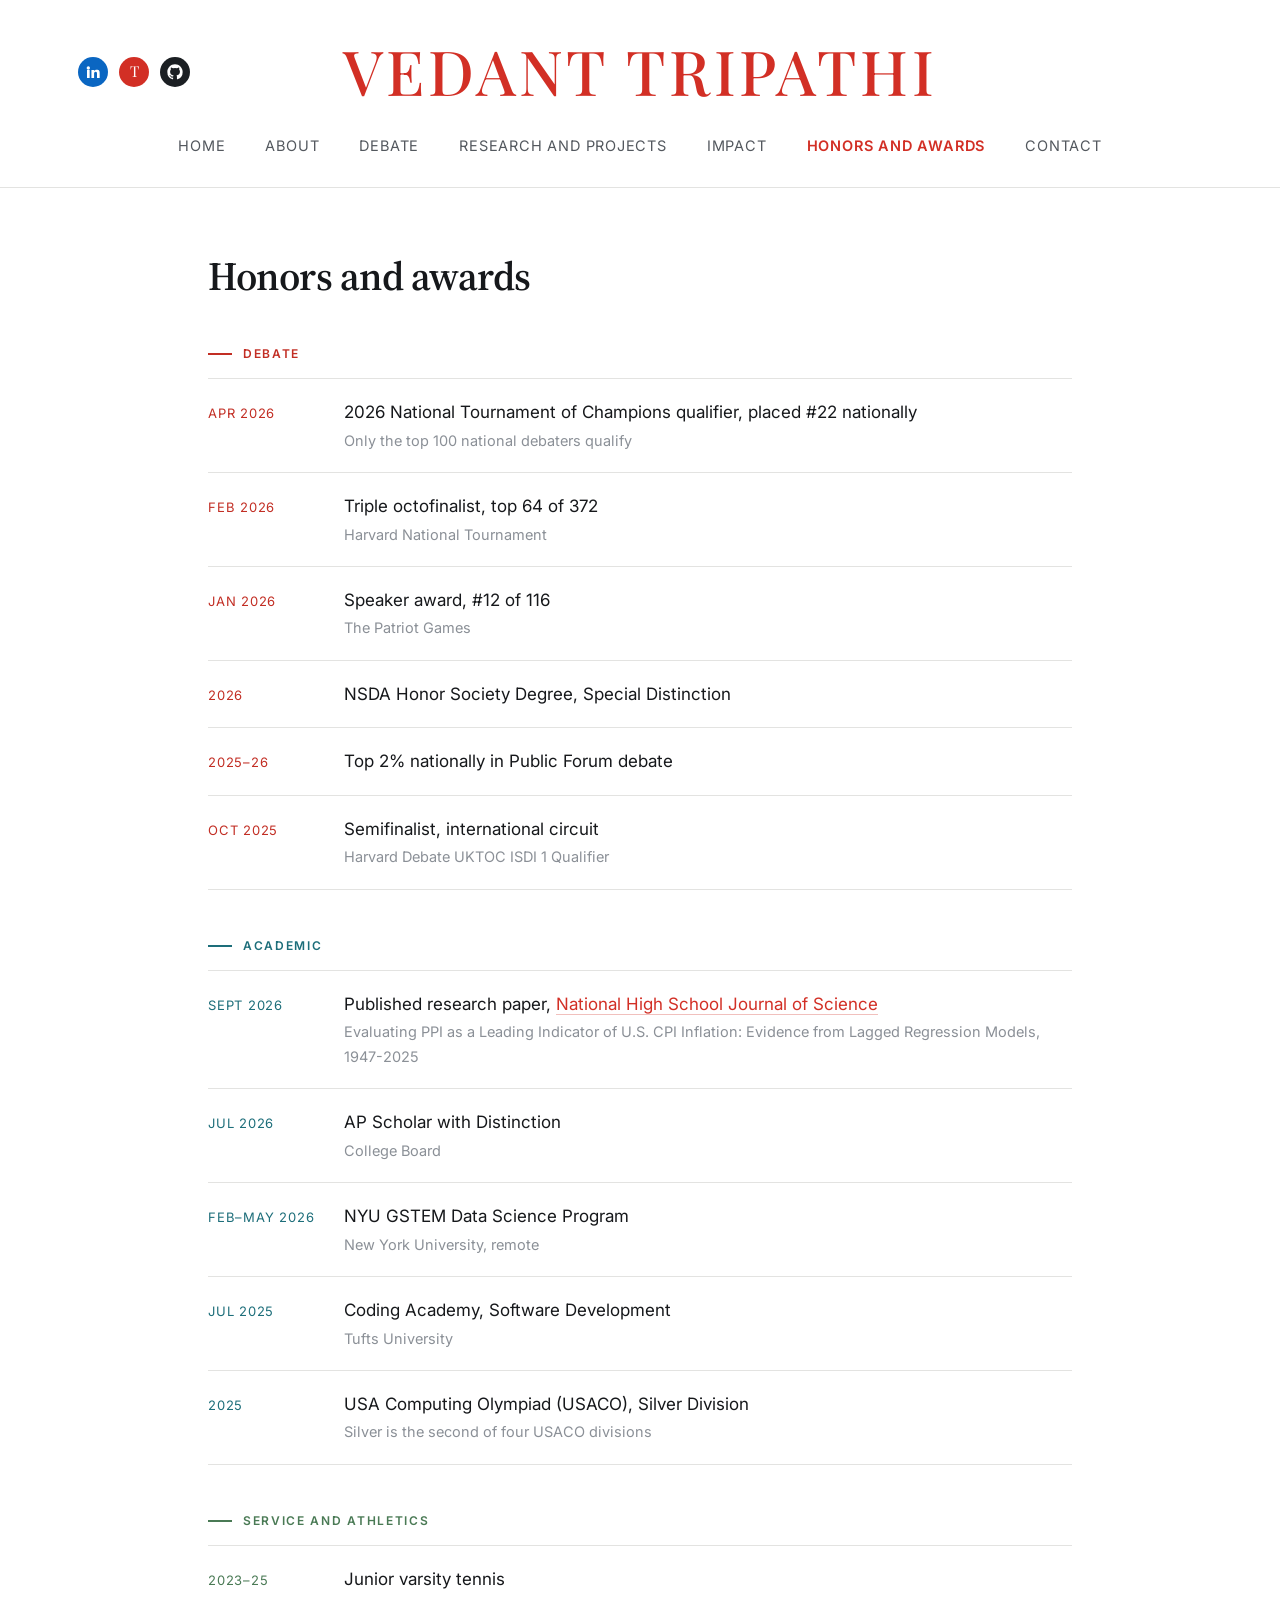
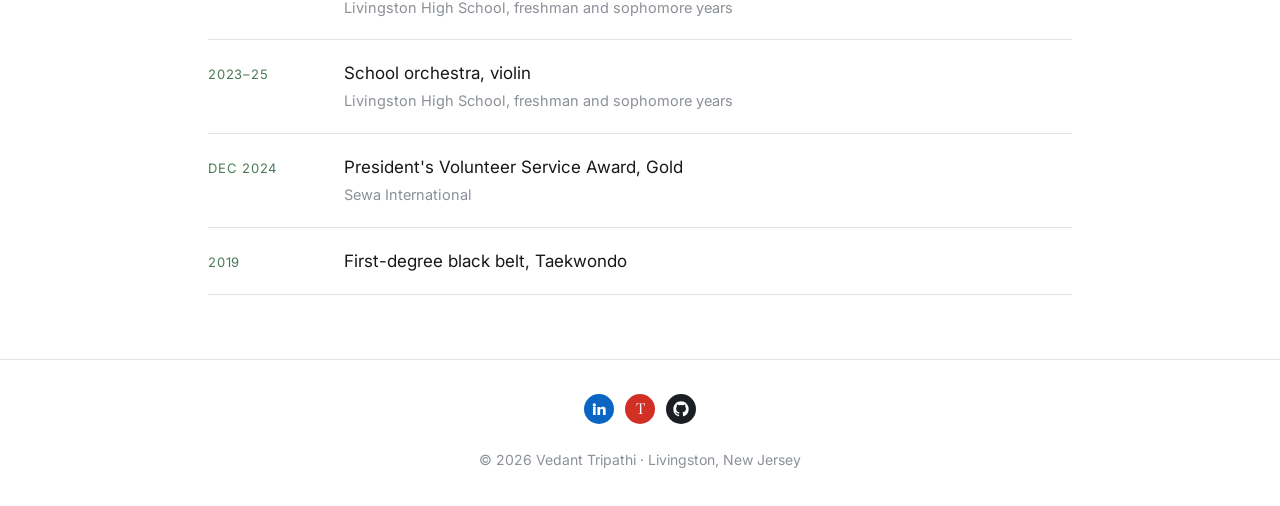
<file: honors.html>
<!DOCTYPE html>
<html lang="en">
<head>
<meta charset="utf-8">
<meta name="viewport" content="width=device-width, initial-scale=1">
<title>Honors and Awards · Vedant Tripathi</title>
<meta name="description" content="Debate, academic, and service recognition.">
<meta name="author" content="Vedant Tripathi">
<meta name="theme-color" content="#D22F25">
<meta property="og:title" content="Honors and Awards · Vedant Tripathi">
<meta property="og:description" content="Debate, academic, and service recognition.">
<meta property="og:type" content="website">
<meta property="og:url" content="https://vedant-tripathi.com/honors.html">
<meta property="og:image" content="https://vedant-tripathi.com/assets/img/og-image.jpg">
<meta property="og:image:width" content="1200">
<meta property="og:image:height" content="627">
<meta property="og:image:alt" content="Vedant Tripathi, Public Forum debater, data science researcher, and nonprofit co-founder">
<meta name="twitter:card" content="summary_large_image">
<link rel="preconnect" href="https://fonts.googleapis.com">
<link rel="preconnect" href="https://fonts.gstatic.com" crossorigin>
<link href="https://fonts.googleapis.com/css2?family=Playfair+Display:wght@500;600;700&family=Source+Serif+4:opsz,wght@8..60,400;8..60,600&family=Inter:wght@400;500;600&display=swap" rel="stylesheet">
<link rel="icon" href="data:image/svg+xml,%3Csvg xmlns='http://www.w3.org/2000/svg' viewBox='0 0 100 100'%3E%3Crect width='100' height='100' rx='16' fill='%23D22F25'/%3E%3Ctext x='50' y='68' font-family='Georgia,serif' font-size='50' fill='%23fff' text-anchor='middle'%3EVT%3C/text%3E%3C/svg%3E">
<link rel="stylesheet" href="assets/css/style.css?v=17">
</head>
<body>

<header class="hairline">
  <div class="mast">
    <div class="name-row">
    <div class="socials">
      <a class="s-li" href="https://www.linkedin.com/in/vedant-tripathi-lhs/" target="_blank" rel="noopener" aria-label="LinkedIn">
        <svg viewBox="0 0 24 24" aria-hidden="true"><path d="M4.98 3.5a2.5 2.5 0 1 1 0 5 2.5 2.5 0 0 1 0-5zM3 9h4v12H3V9zm7 0h3.8v1.7h.05c.53-.95 1.83-1.95 3.75-1.95C21.6 8.75 22 11.1 22 14.2V21h-4v-6.03c0-1.44-.03-3.3-2.02-3.3-2.02 0-2.33 1.57-2.33 3.2V21h-4V9z"/></svg>
      </a>
      <a class="s-tab" href="https://www.tabroom.com/index/results/team_results.mhtml?id1=1436071&amp;id2=1472393" target="_blank" rel="noopener" aria-label="Tabroom results">T</a>
      <a class="s-gh" href="https://github.com/vedant349" target="_blank" rel="noopener" aria-label="GitHub">
        <svg viewBox="0 0 24 24" aria-hidden="true"><path d="M12 .5C5.65.5.5 5.65.5 12a11.5 11.5 0 0 0 7.86 10.92c.58.1.79-.25.79-.56v-2c-3.2.7-3.88-1.54-3.88-1.54-.53-1.34-1.29-1.7-1.29-1.7-1.05-.72.08-.7.08-.7 1.16.08 1.77 1.2 1.77 1.2 1.03 1.77 2.7 1.26 3.36.96.1-.75.4-1.26.73-1.55-2.56-.29-5.25-1.28-5.25-5.7 0-1.26.45-2.29 1.19-3.1-.12-.29-.52-1.46.11-3.05 0 0 .97-.31 3.18 1.18a11 11 0 0 1 5.79 0c2.2-1.5 3.17-1.18 3.17-1.18.63 1.59.23 2.76.12 3.05.74.81 1.18 1.84 1.18 3.1 0 4.43-2.69 5.4-5.26 5.69.41.36.78 1.06.78 2.14v3.17c0 .31.21.67.8.56A11.5 11.5 0 0 0 23.5 12C23.5 5.65 18.35.5 12 .5z"/></svg>
      </a>
    </div>
    <a class="wordmark" href="index.html">Vedant Tripathi</a>
    </div>
    <nav id="nav">
      <a href="index.html">Home</a>
      <a href="about.html">About</a>
      <a href="debate.html">Debate</a>
      <a href="research.html">Research and Projects</a>
      <a href="impact.html">Impact</a>
      <a href="honors.html">Honors and Awards</a>
      <a href="contact.html">Contact</a>
    </nav>
    <button class="mbtn" id="mbtn" aria-expanded="false">Menu</button>
  </div>
</header>

<main>
<section>
    <div class="wrap">
      <div class="intro">
        <h1 class="title">Honors and awards</h1>
      </div>

      <div class="group" style="--lc:var(--c-red)">
      <div class="label">Debate</div>
      <div class="rows">
        <div class="row"><div class="when">Apr 2026</div><div class="what">2026 National Tournament of Champions qualifier, placed #22 nationally<span>Only the top 100 national debaters qualify</span></div></div>
        <div class="row"><div class="when">Feb 2026</div><div class="what">Triple octofinalist, top 64 of 372<span>Harvard National Tournament</span></div></div>
        <div class="row"><div class="when">Jan 2026</div><div class="what">Speaker award, #12 of 116<span>The Patriot Games</span></div></div>
        <div class="row"><div class="when">2026</div><div class="what">NSDA Honor Society Degree, Special Distinction</div></div>
        <div class="row"><div class="when">2025–26</div><div class="what">Top 2% nationally in Public Forum debate</div></div>
        <div class="row"><div class="when">Oct 2025</div><div class="what">Semifinalist, international circuit<span>Harvard Debate UKTOC ISDI 1 Qualifier</span></div></div>
      </div>

      </div>

      <div class="group" style="--lc:var(--c-teal)">
      <div class="label">Academic</div>
      <div class="rows">
        <div class="row"><div class="when">Sept 2026</div><div class="what">Published research paper, <a class="link" href="https://nhsjs.com/2026/evaluating-ppi-as-a-leading-indicator-of-u-s-cpi-inflation-evidence-from-lagged-regression-models-1947-2025/" target="_blank" rel="noopener">National High School Journal of Science</a><span>Evaluating PPI as a Leading Indicator of U.S. CPI Inflation: Evidence from Lagged Regression Models, 1947-2025</span></div></div>
        <div class="row"><div class="when">Jul 2026</div><div class="what">AP Scholar with Distinction<span>College Board</span></div></div>
        <div class="row"><div class="when">Feb–May 2026</div><div class="what">NYU GSTEM Data Science Program<span>New York University, remote</span></div></div>
        <div class="row"><div class="when">Jul 2025</div><div class="what">Coding Academy, Software Development<span>Tufts University</span></div></div>
        <div class="row"><div class="when">2025</div><div class="what">USA Computing Olympiad (USACO), Silver Division<span>Silver is the second of four USACO divisions</span></div></div>
      </div>

      </div>

      <div class="group" style="--lc:var(--c-sage)">
      <div class="label">Service and athletics</div>
      <div class="rows">
        <div class="row"><div class="when">2023–25</div><div class="what">Junior varsity tennis<span>Livingston High School, freshman and sophomore years</span></div></div>
        <div class="row"><div class="when">2023–25</div><div class="what">School orchestra, violin<span>Livingston High School, freshman and sophomore years</span></div></div>
        <div class="row"><div class="when">Dec 2024</div><div class="what">President's Volunteer Service Award, Gold<span>Sewa International</span></div></div>
        <div class="row"><div class="when">2019</div><div class="what">First-degree black belt, Taekwondo</div></div>
      </div>
      </div>
    </div>
  </section>
</main>

<footer>
  <div class="wrap foot-top">
    <div class="socials socials-foot">
      <a class="s-li" href="https://www.linkedin.com/in/vedant-tripathi-lhs/" target="_blank" rel="noopener" aria-label="LinkedIn">
        <svg viewBox="0 0 24 24" aria-hidden="true"><path d="M4.98 3.5a2.5 2.5 0 1 1 0 5 2.5 2.5 0 0 1 0-5zM3 9h4v12H3V9zm7 0h3.8v1.7h.05c.53-.95 1.83-1.95 3.75-1.95C21.6 8.75 22 11.1 22 14.2V21h-4v-6.03c0-1.44-.03-3.3-2.02-3.3-2.02 0-2.33 1.57-2.33 3.2V21h-4V9z"/></svg>
      </a>
      <a class="s-tab" href="https://www.tabroom.com/index/results/team_results.mhtml?id1=1436071&amp;id2=1472393" target="_blank" rel="noopener" aria-label="Tabroom results">T</a>
      <a class="s-gh" href="https://github.com/vedant349" target="_blank" rel="noopener" aria-label="GitHub">
        <svg viewBox="0 0 24 24" aria-hidden="true"><path d="M12 .5C5.65.5.5 5.65.5 12a11.5 11.5 0 0 0 7.86 10.92c.58.1.79-.25.79-.56v-2c-3.2.7-3.88-1.54-3.88-1.54-.53-1.34-1.29-1.7-1.29-1.7-1.05-.72.08-.7.08-.7 1.16.08 1.77 1.2 1.77 1.2 1.03 1.77 2.7 1.26 3.36.96.1-.75.4-1.26.73-1.55-2.56-.29-5.25-1.28-5.25-5.7 0-1.26.45-2.29 1.19-3.1-.12-.29-.52-1.46.11-3.05 0 0 .97-.31 3.18 1.18a11 11 0 0 1 5.79 0c2.2-1.5 3.17-1.18 3.17-1.18.63 1.59.23 2.76.12 3.05.74.81 1.18 1.84 1.18 3.1 0 4.43-2.69 5.4-5.26 5.69.41.36.78 1.06.78 2.14v3.17c0 .31.21.67.8.56A11.5 11.5 0 0 0 23.5 12C23.5 5.65 18.35.5 12 .5z"/></svg>
      </a>
    </div>
  </div>
  <div class="wrap foot">
    <div>© <span id="yr">2026</span> Vedant Tripathi · Livingston, New Jersey</div>
  </div>
</footer>

<script src="assets/js/site.js?v=17"></script>
</body>
</html>
</file>
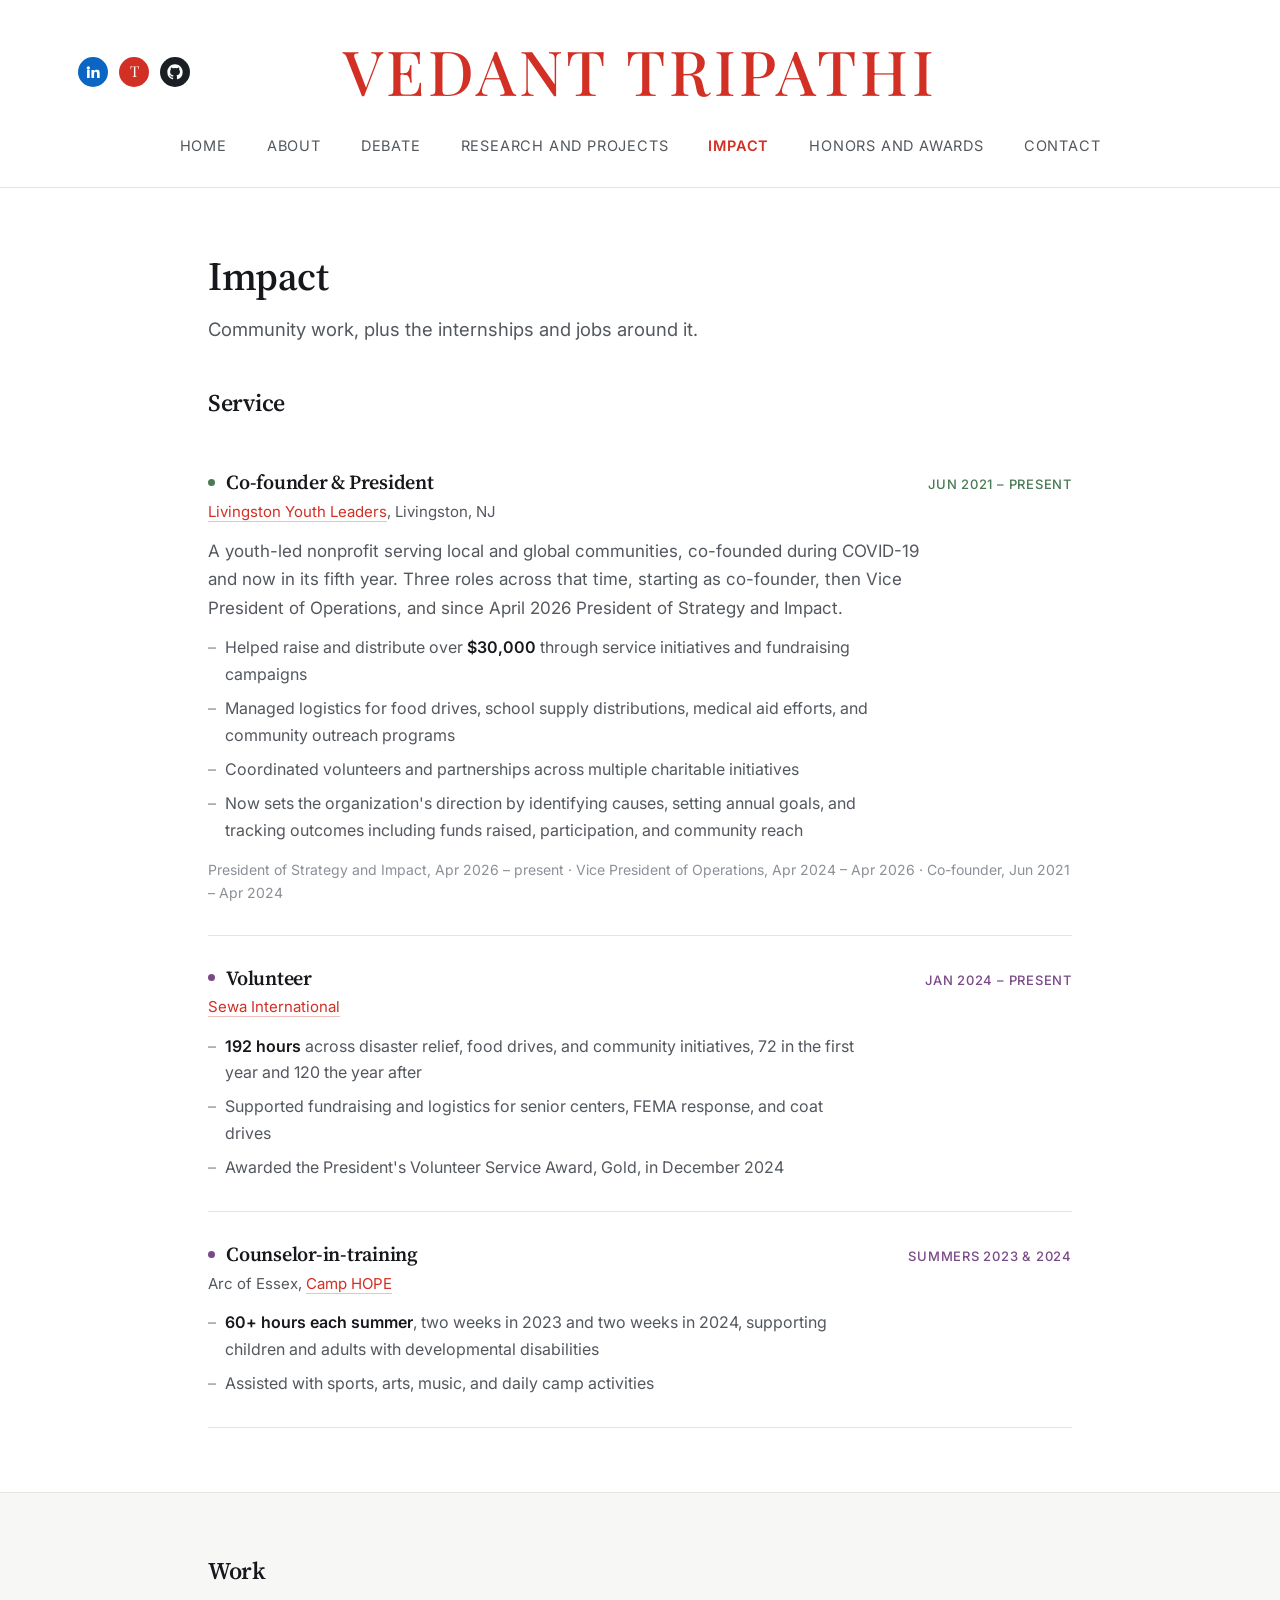
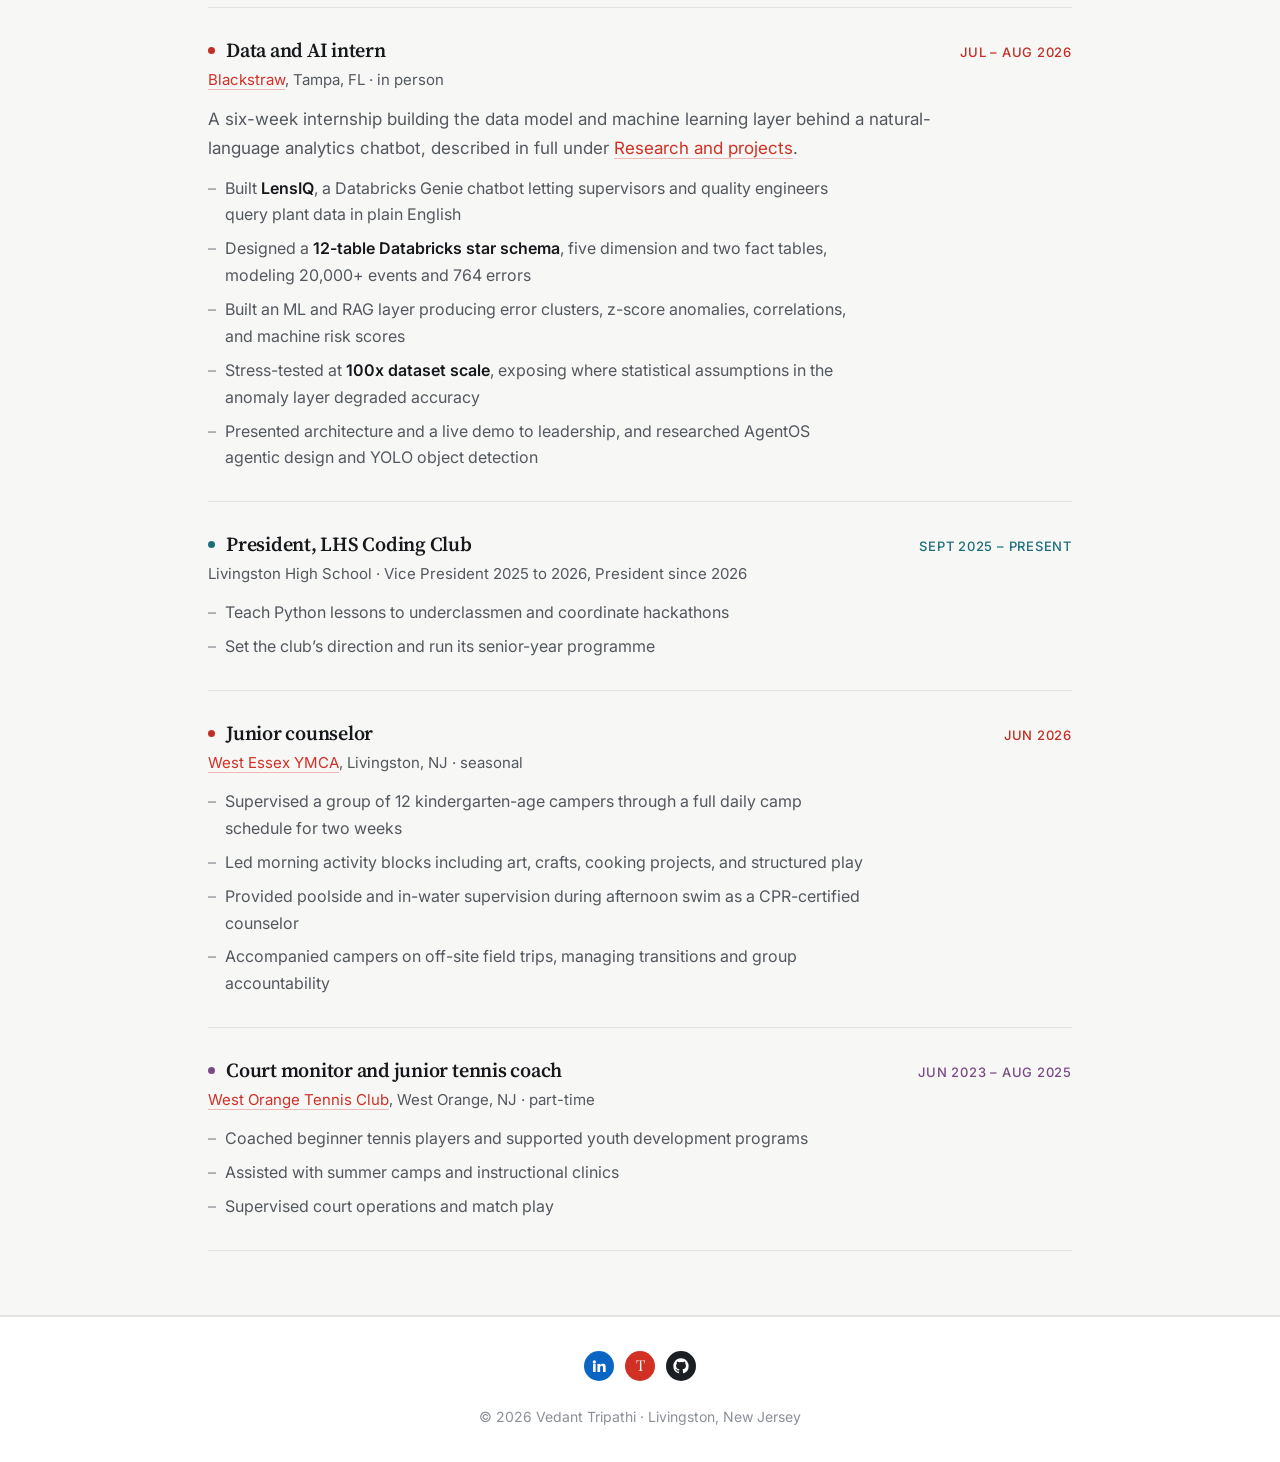
<file: impact.html>
<!DOCTYPE html>
<html lang="en">
<head>
<meta charset="utf-8">
<meta name="viewport" content="width=device-width, initial-scale=1">
<title>Impact · Vedant Tripathi</title>
<meta name="description" content="Five years of community work alongside internships and coaching jobs.">
<meta name="author" content="Vedant Tripathi">
<meta name="theme-color" content="#D22F25">
<meta property="og:title" content="Impact · Vedant Tripathi">
<meta property="og:description" content="Five years of community work alongside internships and coaching jobs.">
<meta property="og:type" content="website">
<meta property="og:url" content="https://vedant-tripathi.com/impact.html">
<meta property="og:image" content="https://vedant-tripathi.com/assets/img/og-image.jpg">
<meta property="og:image:width" content="1200">
<meta property="og:image:height" content="627">
<meta property="og:image:alt" content="Vedant Tripathi, Public Forum debater, data science researcher, and nonprofit co-founder">
<meta name="twitter:card" content="summary_large_image">
<link rel="preconnect" href="https://fonts.googleapis.com">
<link rel="preconnect" href="https://fonts.gstatic.com" crossorigin>
<link href="https://fonts.googleapis.com/css2?family=Playfair+Display:wght@500;600;700&family=Source+Serif+4:opsz,wght@8..60,400;8..60,600&family=Inter:wght@400;500;600&display=swap" rel="stylesheet">
<link rel="icon" href="data:image/svg+xml,%3Csvg xmlns='http://www.w3.org/2000/svg' viewBox='0 0 100 100'%3E%3Crect width='100' height='100' rx='16' fill='%23D22F25'/%3E%3Ctext x='50' y='68' font-family='Georgia,serif' font-size='50' fill='%23fff' text-anchor='middle'%3EVT%3C/text%3E%3C/svg%3E">
<link rel="stylesheet" href="assets/css/style.css?v=17">
</head>
<body>

<header class="hairline">
  <div class="mast">
    <div class="name-row">
    <div class="socials">
      <a class="s-li" href="https://www.linkedin.com/in/vedant-tripathi-lhs/" target="_blank" rel="noopener" aria-label="LinkedIn">
        <svg viewBox="0 0 24 24" aria-hidden="true"><path d="M4.98 3.5a2.5 2.5 0 1 1 0 5 2.5 2.5 0 0 1 0-5zM3 9h4v12H3V9zm7 0h3.8v1.7h.05c.53-.95 1.83-1.95 3.75-1.95C21.6 8.75 22 11.1 22 14.2V21h-4v-6.03c0-1.44-.03-3.3-2.02-3.3-2.02 0-2.33 1.57-2.33 3.2V21h-4V9z"/></svg>
      </a>
      <a class="s-tab" href="https://www.tabroom.com/index/results/team_results.mhtml?id1=1436071&amp;id2=1472393" target="_blank" rel="noopener" aria-label="Tabroom results">T</a>
      <a class="s-gh" href="https://github.com/vedant349" target="_blank" rel="noopener" aria-label="GitHub">
        <svg viewBox="0 0 24 24" aria-hidden="true"><path d="M12 .5C5.65.5.5 5.65.5 12a11.5 11.5 0 0 0 7.86 10.92c.58.1.79-.25.79-.56v-2c-3.2.7-3.88-1.54-3.88-1.54-.53-1.34-1.29-1.7-1.29-1.7-1.05-.72.08-.7.08-.7 1.16.08 1.77 1.2 1.77 1.2 1.03 1.77 2.7 1.26 3.36.96.1-.75.4-1.26.73-1.55-2.56-.29-5.25-1.28-5.25-5.7 0-1.26.45-2.29 1.19-3.1-.12-.29-.52-1.46.11-3.05 0 0 .97-.31 3.18 1.18a11 11 0 0 1 5.79 0c2.2-1.5 3.17-1.18 3.17-1.18.63 1.59.23 2.76.12 3.05.74.81 1.18 1.84 1.18 3.1 0 4.43-2.69 5.4-5.26 5.69.41.36.78 1.06.78 2.14v3.17c0 .31.21.67.8.56A11.5 11.5 0 0 0 23.5 12C23.5 5.65 18.35.5 12 .5z"/></svg>
      </a>
    </div>
    <a class="wordmark" href="index.html">Vedant Tripathi</a>
    </div>
    <nav id="nav">
      <a href="index.html">Home</a>
      <a href="about.html">About</a>
      <a href="debate.html">Debate</a>
      <a href="research.html">Research and Projects</a>
      <a href="impact.html">Impact</a>
      <a href="honors.html">Honors and Awards</a>
      <a href="contact.html">Contact</a>
    </nav>
    <button class="mbtn" id="mbtn" aria-expanded="false">Menu</button>
  </div>
</header>

<main>
<section>
    <div class="wrap">
      <div class="intro">
        <h1 class="title">Impact</h1>
        <p class="lead">Community work, plus the internships and jobs around it.</p>
      </div>

      <h2 class="head">Service</h2>
      <div class="entry" style="--yc:var(--c-sage)">
        <div class="entry-top"><h3>Co-founder &amp; President</h3><div class="when">Jun 2021 – present</div></div>
        <div class="org"><a class="link" href="https://leadforfuture.org" target="_blank" rel="noopener">Livingston Youth Leaders</a>, Livingston, NJ</div>
        <p class="body">A youth-led nonprofit serving local and global communities, co-founded during COVID-19 and now in its fifth year. Three roles across that time, starting as co-founder, then Vice President of Operations, and since April 2026 President of Strategy and Impact.</p>
        <ul>
          <li>Helped raise and distribute over <b>$30,000</b> through service initiatives and fundraising campaigns</li>
          <li>Managed logistics for food drives, school supply distributions, medical aid efforts, and community outreach programs</li>
          <li>Coordinated volunteers and partnerships across multiple charitable initiatives</li>
          <li>Now sets the organization's direction by identifying causes, setting annual goals, and tracking outcomes including funds raised, participation, and community reach</li>
        </ul>
        <div class="tools">President of Strategy and Impact, Apr 2026 – present · Vice President of Operations, Apr 2024 – Apr 2026 · Co-founder, Jun 2021 – Apr 2024</div>
      </div>
      <div class="entry" style="--yc:var(--c-plum)">
        <div class="entry-top"><h3>Volunteer</h3><div class="when">Jan 2024 – present</div></div>
        <div class="org"><a class="link" href="https://www.sewausa.org" target="_blank" rel="noopener">Sewa International</a></div>
        <ul>
          <li><b>192 hours</b> across disaster relief, food drives, and community initiatives, 72 in the first year and 120 the year after</li>
          <li>Supported fundraising and logistics for senior centers, FEMA response, and coat drives</li>
          <li>Awarded the President's Volunteer Service Award, Gold, in December 2024</li>
        </ul>
      </div>
      <div class="entry" style="--yc:var(--c-plum)">
        <div class="entry-top"><h3>Counselor-in-training</h3><div class="when">Summers 2023 &amp; 2024</div></div>
        <div class="org">Arc of Essex, <a class="link" href="https://arccamphope.com/" target="_blank" rel="noopener">Camp HOPE</a></div>
        <ul>
          <li><b>60+ hours each summer</b>, two weeks in 2023 and two weeks in 2024, supporting children and adults with developmental disabilities</li>
          <li>Assisted with sports, arts, music, and daily camp activities</li>
        </ul>
      </div>
    </div>
  </section>

  <section class="soft">
    <div class="wrap">
      <h2 class="head">Work</h2>
      <div class="entry" style="--yc:var(--c-red)">
        <div class="entry-top"><h3>Data and AI intern</h3><div class="when">Jul – Aug 2026</div></div>
        <div class="org"><a class="link" href="https://www.blackstraw.ai" target="_blank" rel="noopener">Blackstraw</a>, Tampa, FL · in person</div>
        <p class="body">A six-week internship building the data model and machine learning layer behind a natural-language analytics chatbot, described in full under <a class="link" href="research.html">Research and projects</a>.</p>
        <ul>
          <li>Built <b>LensIQ</b>, a Databricks Genie chatbot letting supervisors and quality engineers query plant data in plain English</li>
          <li>Designed a <b>12-table Databricks star schema</b>, five dimension and two fact tables, modeling 20,000+ events and 764 errors</li>
          <li>Built an ML and RAG layer producing error clusters, z-score anomalies, correlations, and machine risk scores</li>
          <li>Stress-tested at <b>100x dataset scale</b>, exposing where statistical assumptions in the anomaly layer degraded accuracy</li>
          <li>Presented architecture and a live demo to leadership, and researched AgentOS agentic design and YOLO object detection</li>
        </ul>
      </div>
      <div class="entry" style="--yc:var(--c-teal)">
        <div class="entry-top"><h3>President, LHS Coding Club</h3><div class="when">Sept 2025 – present</div></div>
        <div class="org">Livingston High School · Vice President 2025 to 2026, President since 2026</div>
        <ul>
          <li>Teach Python lessons to underclassmen and coordinate hackathons</li>
          <li>Set the club&rsquo;s direction and run its senior-year programme</li>
        </ul>
      </div>
      <div class="entry" style="--yc:var(--c-red)">
        <div class="entry-top"><h3>Junior counselor</h3><div class="when">Jun 2026</div></div>
        <div class="org"><a class="link" href="https://metroymcas.org/wey" target="_blank" rel="noopener">West Essex YMCA</a>, Livingston, NJ · seasonal</div>
        <ul>
          <li>Supervised a group of 12 kindergarten-age campers through a full daily camp schedule for two weeks</li>
          <li>Led morning activity blocks including art, crafts, cooking projects, and structured play</li>
          <li>Provided poolside and in-water supervision during afternoon swim as a CPR-certified counselor</li>
          <li>Accompanied campers on off-site field trips, managing transitions and group accountability</li>
        </ul>
      </div>
      <div class="entry" style="--yc:var(--c-plum)">
        <div class="entry-top"><h3>Court monitor and junior tennis coach</h3><div class="when">Jun 2023 – Aug 2025</div></div>
        <div class="org"><a class="link" href="https://www.westorangetennisclub.com/" target="_blank" rel="noopener">West Orange Tennis Club</a>, West Orange, NJ · part-time</div>
        <ul>
          <li>Coached beginner tennis players and supported youth development programs</li>
          <li>Assisted with summer camps and instructional clinics</li>
          <li>Supervised court operations and match play</li>
        </ul>
      </div>
    </div>
  </section>
</main>

<footer>
  <div class="wrap foot-top">
    <div class="socials socials-foot">
      <a class="s-li" href="https://www.linkedin.com/in/vedant-tripathi-lhs/" target="_blank" rel="noopener" aria-label="LinkedIn">
        <svg viewBox="0 0 24 24" aria-hidden="true"><path d="M4.98 3.5a2.5 2.5 0 1 1 0 5 2.5 2.5 0 0 1 0-5zM3 9h4v12H3V9zm7 0h3.8v1.7h.05c.53-.95 1.83-1.95 3.75-1.95C21.6 8.75 22 11.1 22 14.2V21h-4v-6.03c0-1.44-.03-3.3-2.02-3.3-2.02 0-2.33 1.57-2.33 3.2V21h-4V9z"/></svg>
      </a>
      <a class="s-tab" href="https://www.tabroom.com/index/results/team_results.mhtml?id1=1436071&amp;id2=1472393" target="_blank" rel="noopener" aria-label="Tabroom results">T</a>
      <a class="s-gh" href="https://github.com/vedant349" target="_blank" rel="noopener" aria-label="GitHub">
        <svg viewBox="0 0 24 24" aria-hidden="true"><path d="M12 .5C5.65.5.5 5.65.5 12a11.5 11.5 0 0 0 7.86 10.92c.58.1.79-.25.79-.56v-2c-3.2.7-3.88-1.54-3.88-1.54-.53-1.34-1.29-1.7-1.29-1.7-1.05-.72.08-.7.08-.7 1.16.08 1.77 1.2 1.77 1.2 1.03 1.77 2.7 1.26 3.36.96.1-.75.4-1.26.73-1.55-2.56-.29-5.25-1.28-5.25-5.7 0-1.26.45-2.29 1.19-3.1-.12-.29-.52-1.46.11-3.05 0 0 .97-.31 3.18 1.18a11 11 0 0 1 5.79 0c2.2-1.5 3.17-1.18 3.17-1.18.63 1.59.23 2.76.12 3.05.74.81 1.18 1.84 1.18 3.1 0 4.43-2.69 5.4-5.26 5.69.41.36.78 1.06.78 2.14v3.17c0 .31.21.67.8.56A11.5 11.5 0 0 0 23.5 12C23.5 5.65 18.35.5 12 .5z"/></svg>
      </a>
    </div>
  </div>
  <div class="wrap foot">
    <div>© <span id="yr">2026</span> Vedant Tripathi · Livingston, New Jersey</div>
  </div>
</footer>

<script src="assets/js/site.js?v=17"></script>
</body>
</html>
</file>
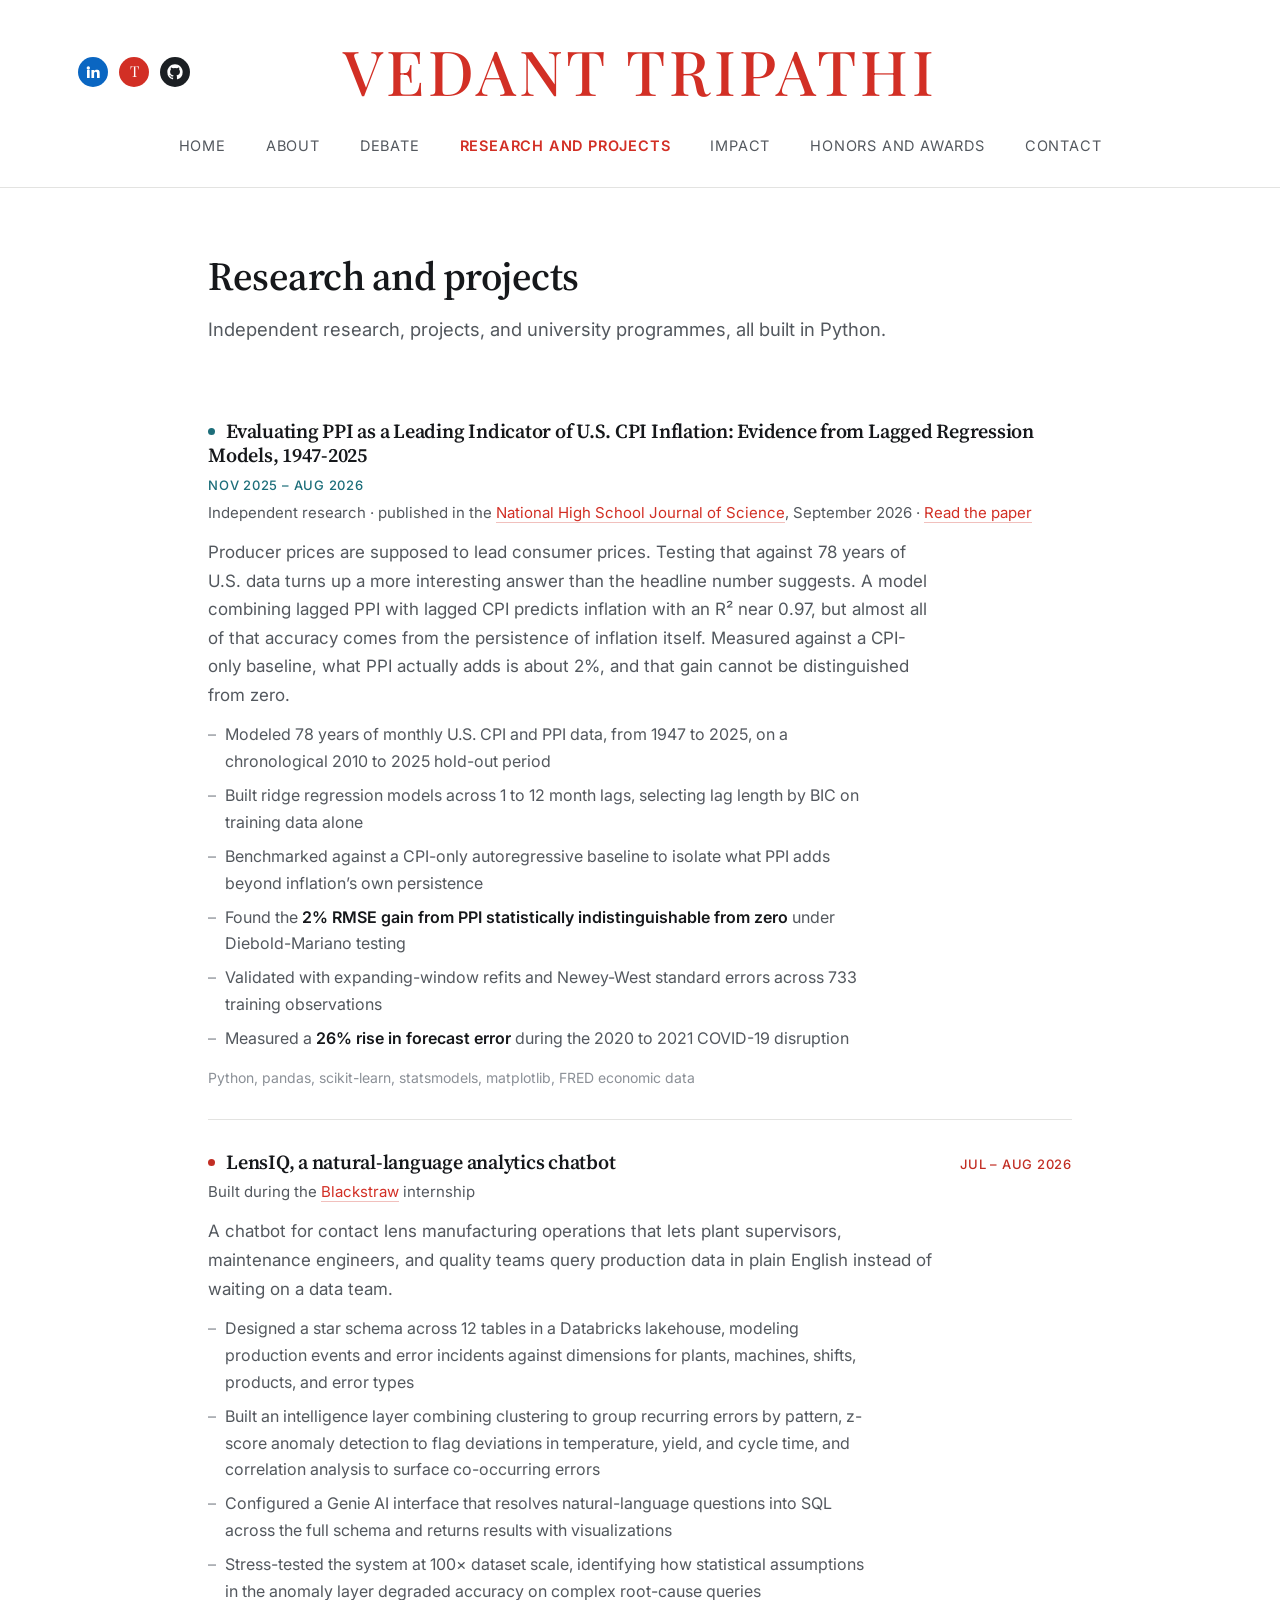
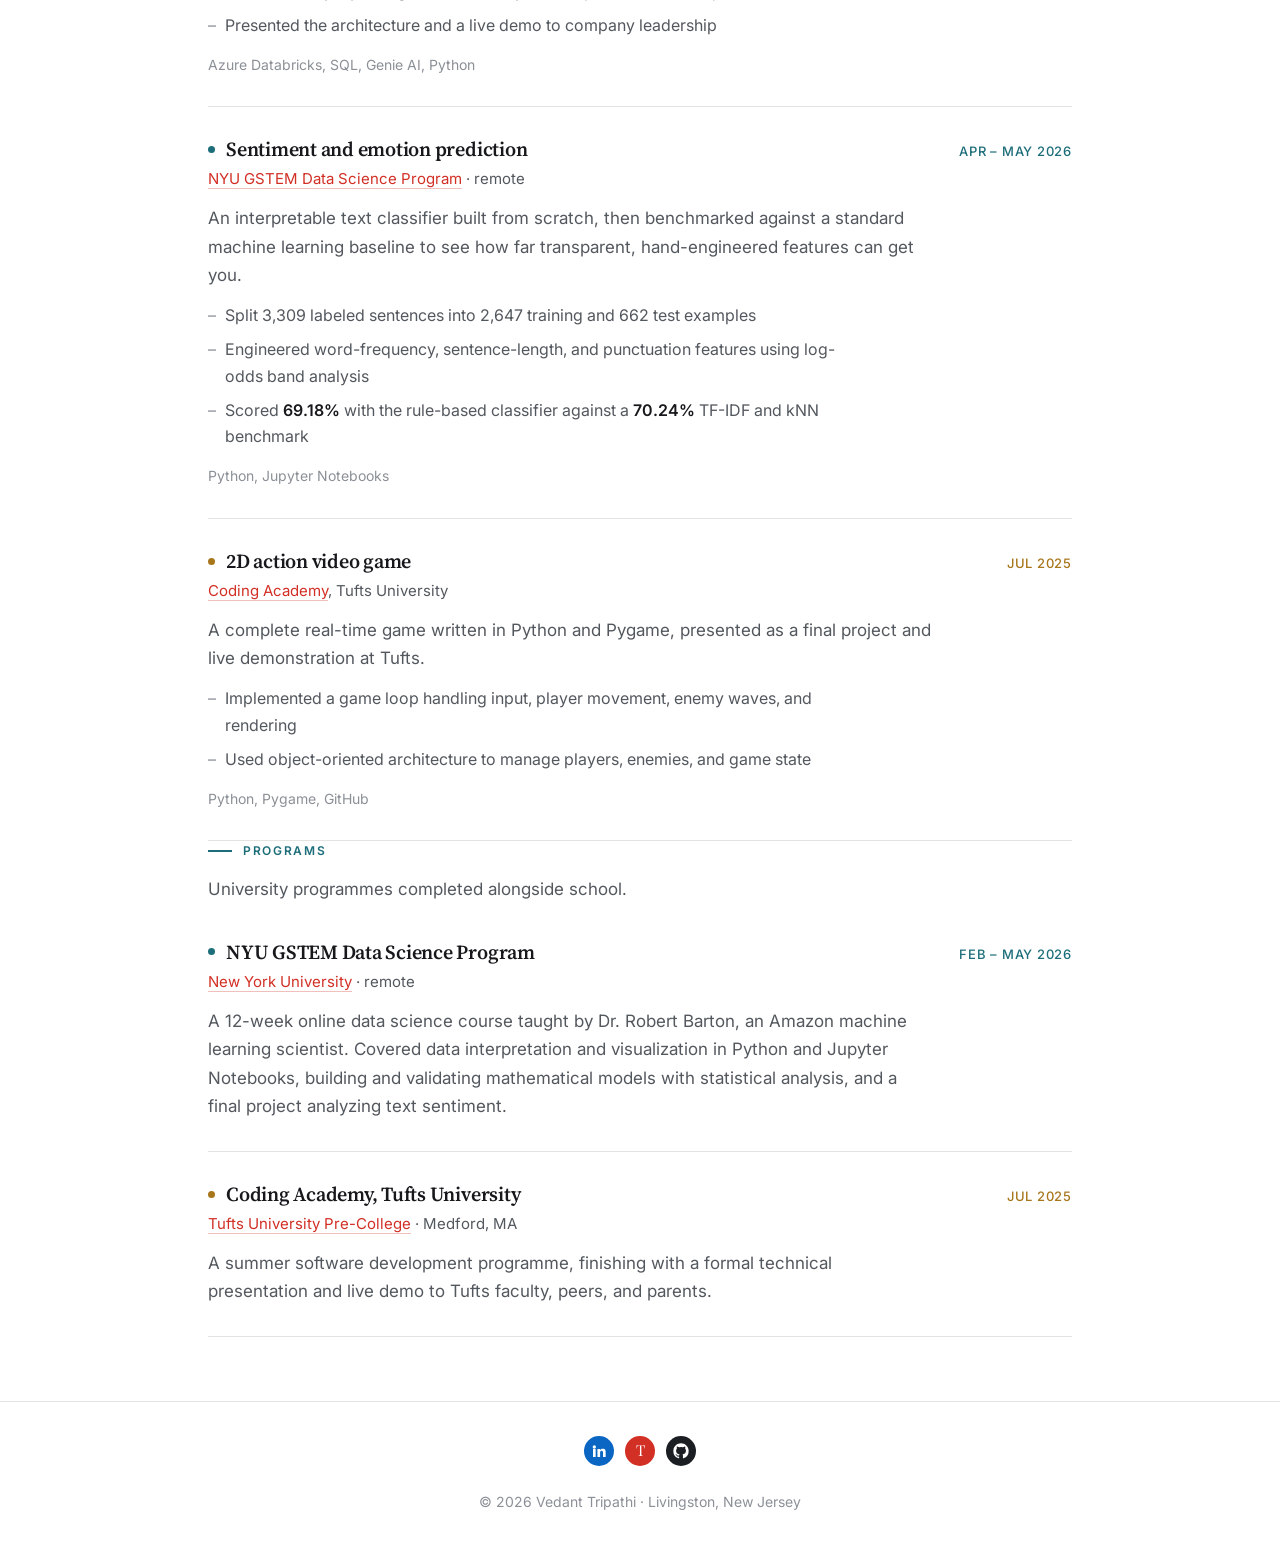
<file: research.html>
<!DOCTYPE html>
<html lang="en">
<head>
<meta charset="utf-8">
<meta name="viewport" content="width=device-width, initial-scale=1">
<title>Research and Projects · Vedant Tripathi</title>
<meta name="description" content="Independent economics research, a natural language analytics chatbot, and university coursework built in Python.">
<meta name="author" content="Vedant Tripathi">
<meta name="theme-color" content="#D22F25">
<meta property="og:title" content="Research and Projects · Vedant Tripathi">
<meta property="og:description" content="Independent economics research, a natural language analytics chatbot, and university coursework built in Python.">
<meta property="og:type" content="website">
<meta property="og:url" content="https://vedant-tripathi.com/research.html">
<meta property="og:image" content="https://vedant-tripathi.com/assets/img/og-image.jpg">
<meta property="og:image:width" content="1200">
<meta property="og:image:height" content="627">
<meta property="og:image:alt" content="Vedant Tripathi, Public Forum debater, data science researcher, and nonprofit co-founder">
<meta name="twitter:card" content="summary_large_image">
<link rel="preconnect" href="https://fonts.googleapis.com">
<link rel="preconnect" href="https://fonts.gstatic.com" crossorigin>
<link href="https://fonts.googleapis.com/css2?family=Playfair+Display:wght@500;600;700&family=Source+Serif+4:opsz,wght@8..60,400;8..60,600&family=Inter:wght@400;500;600&display=swap" rel="stylesheet">
<link rel="icon" href="data:image/svg+xml,%3Csvg xmlns='http://www.w3.org/2000/svg' viewBox='0 0 100 100'%3E%3Crect width='100' height='100' rx='16' fill='%23D22F25'/%3E%3Ctext x='50' y='68' font-family='Georgia,serif' font-size='50' fill='%23fff' text-anchor='middle'%3EVT%3C/text%3E%3C/svg%3E">
<link rel="stylesheet" href="assets/css/style.css?v=17">
</head>
<body>

<header class="hairline">
  <div class="mast">
    <div class="name-row">
    <div class="socials">
      <a class="s-li" href="https://www.linkedin.com/in/vedant-tripathi-lhs/" target="_blank" rel="noopener" aria-label="LinkedIn">
        <svg viewBox="0 0 24 24" aria-hidden="true"><path d="M4.98 3.5a2.5 2.5 0 1 1 0 5 2.5 2.5 0 0 1 0-5zM3 9h4v12H3V9zm7 0h3.8v1.7h.05c.53-.95 1.83-1.95 3.75-1.95C21.6 8.75 22 11.1 22 14.2V21h-4v-6.03c0-1.44-.03-3.3-2.02-3.3-2.02 0-2.33 1.57-2.33 3.2V21h-4V9z"/></svg>
      </a>
      <a class="s-tab" href="https://www.tabroom.com/index/results/team_results.mhtml?id1=1436071&amp;id2=1472393" target="_blank" rel="noopener" aria-label="Tabroom results">T</a>
      <a class="s-gh" href="https://github.com/vedant349" target="_blank" rel="noopener" aria-label="GitHub">
        <svg viewBox="0 0 24 24" aria-hidden="true"><path d="M12 .5C5.65.5.5 5.65.5 12a11.5 11.5 0 0 0 7.86 10.92c.58.1.79-.25.79-.56v-2c-3.2.7-3.88-1.54-3.88-1.54-.53-1.34-1.29-1.7-1.29-1.7-1.05-.72.08-.7.08-.7 1.16.08 1.77 1.2 1.77 1.2 1.03 1.77 2.7 1.26 3.36.96.1-.75.4-1.26.73-1.55-2.56-.29-5.25-1.28-5.25-5.7 0-1.26.45-2.29 1.19-3.1-.12-.29-.52-1.46.11-3.05 0 0 .97-.31 3.18 1.18a11 11 0 0 1 5.79 0c2.2-1.5 3.17-1.18 3.17-1.18.63 1.59.23 2.76.12 3.05.74.81 1.18 1.84 1.18 3.1 0 4.43-2.69 5.4-5.26 5.69.41.36.78 1.06.78 2.14v3.17c0 .31.21.67.8.56A11.5 11.5 0 0 0 23.5 12C23.5 5.65 18.35.5 12 .5z"/></svg>
      </a>
    </div>
    <a class="wordmark" href="index.html">Vedant Tripathi</a>
    </div>
    <nav id="nav">
      <a href="index.html">Home</a>
      <a href="about.html">About</a>
      <a href="debate.html">Debate</a>
      <a href="research.html">Research and Projects</a>
      <a href="impact.html">Impact</a>
      <a href="honors.html">Honors and Awards</a>
      <a href="contact.html">Contact</a>
    </nav>
    <button class="mbtn" id="mbtn" aria-expanded="false">Menu</button>
  </div>
</header>

<main>
<section>
    <div class="wrap">
      <div class="intro">
        <h1 class="title">Research and projects</h1>
        <p class="lead">Independent research, projects, and university programmes, all built in Python.</p>
      </div>

      <div class="entry" style="--yc:var(--c-teal)">
        <div class="entry-top"><h3>Evaluating PPI as a Leading Indicator of U.S. CPI Inflation: Evidence from Lagged Regression Models, 1947-2025</h3><div class="when">Nov 2025 – Aug 2026</div></div>
        <div class="org">Independent research · published in the <a class="link" href="https://nhsjs.com/about/" target="_blank" rel="noopener">National High School Journal of Science</a>, September 2026 · <a class="link" href="https://nhsjs.com/2026/evaluating-ppi-as-a-leading-indicator-of-u-s-cpi-inflation-evidence-from-lagged-regression-models-1947-2025/" target="_blank" rel="noopener">Read the paper</a></div>
        <p class="body">Producer prices are supposed to lead consumer prices. Testing that against 78 years of U.S. data turns up a more interesting answer than the headline number suggests. A model combining lagged PPI with lagged CPI predicts inflation with an R² near 0.97, but almost all of that accuracy comes from the persistence of inflation itself. Measured against a CPI-only baseline, what PPI actually adds is about 2%, and that gain cannot be distinguished from zero.</p>
        <ul>
          <li>Modeled 78 years of monthly U.S. CPI and PPI data, from 1947 to 2025, on a chronological 2010 to 2025 hold-out period</li>
          <li>Built ridge regression models across 1 to 12 month lags, selecting lag length by BIC on training data alone</li>
          <li>Benchmarked against a CPI-only autoregressive baseline to isolate what PPI adds beyond inflation&rsquo;s own persistence</li>
          <li>Found the <b>2% RMSE gain from PPI statistically indistinguishable from zero</b> under Diebold-Mariano testing</li>
          <li>Validated with expanding-window refits and Newey-West standard errors across 733 training observations</li>
          <li>Measured a <b>26% rise in forecast error</b> during the 2020 to 2021 COVID-19 disruption</li>
        </ul>
        <div class="tools">Python, pandas, scikit-learn, statsmodels, matplotlib, FRED economic data</div>
      </div>

      <div class="entry" style="--yc:var(--c-red)">
        <div class="entry-top"><h3>LensIQ, a natural-language analytics chatbot</h3><div class="when">Jul – Aug 2026</div></div>
        <div class="org">Built during the <a class="link" href="https://www.blackstraw.ai" target="_blank" rel="noopener">Blackstraw</a> internship</div>
        <p class="body">A chatbot for contact lens manufacturing operations that lets plant supervisors, maintenance engineers, and quality teams query production data in plain English instead of waiting on a data team.</p>
        <ul>
          <li>Designed a star schema across 12 tables in a Databricks lakehouse, modeling production events and error incidents against dimensions for plants, machines, shifts, products, and error types</li>
          <li>Built an intelligence layer combining clustering to group recurring errors by pattern, z-score anomaly detection to flag deviations in temperature, yield, and cycle time, and correlation analysis to surface co-occurring errors</li>
          <li>Configured a Genie AI interface that resolves natural-language questions into SQL across the full schema and returns results with visualizations</li>
          <li>Stress-tested the system at 100× dataset scale, identifying how statistical assumptions in the anomaly layer degraded accuracy on complex root-cause queries</li>
          <li>Presented the architecture and a live demo to company leadership</li>
        </ul>
        <div class="tools">Azure Databricks, SQL, Genie AI, Python</div>
      </div>

      <div class="entry" style="--yc:var(--c-teal)">
        <div class="entry-top"><h3>Sentiment and emotion prediction</h3><div class="when">Apr – May 2026</div></div>
        <div class="org"><a class="link" href="https://wp.nyu.edu/gstem/programs/data-science/" target="_blank" rel="noopener">NYU GSTEM Data Science Program</a> · remote</div>
        <p class="body">An interpretable text classifier built from scratch, then benchmarked against a standard machine learning baseline to see how far transparent, hand-engineered features can get you.</p>
        <ul>
          <li>Split 3,309 labeled sentences into 2,647 training and 662 test examples</li>
          <li>Engineered word-frequency, sentence-length, and punctuation features using log-odds band analysis</li>
          <li>Scored <b>69.18%</b> with the rule-based classifier against a <b>70.24%</b> TF-IDF and kNN benchmark</li>
        </ul>
        <div class="tools">Python, Jupyter Notebooks</div>
      </div>

      <div class="entry" style="--yc:var(--c-gold)">
        <div class="entry-top"><h3>2D action video game</h3><div class="when">Jul 2025</div></div>
        <div class="org"><a class="link" href="https://lifelonglearning.tufts.edu/tufts-pre-college/tag/coding-academy" target="_blank" rel="noopener">Coding Academy</a>, Tufts University</div>
        <p class="body">A complete real-time game written in Python and Pygame, presented as a final project and live demonstration at Tufts.</p>
        <ul>
          <li>Implemented a game loop handling input, player movement, enemy waves, and rendering</li>
          <li>Used object-oriented architecture to manage players, enemies, and game state</li>
        </ul>
        <div class="tools">Python, Pygame, GitHub</div>
      </div>

      <div class="rule"></div>

      <div class="label" style="--lc:var(--c-teal)">Programs</div>
      <p class="body" style="margin-bottom:6px">University programmes completed alongside school.</p>

      <div class="entry" style="--yc:var(--c-teal)">
        <div class="entry-top"><h3>NYU GSTEM Data Science Program</h3><div class="when">Feb – May 2026</div></div>
        <div class="org"><a class="link" href="https://wp.nyu.edu/gstem/programs/data-science/" target="_blank" rel="noopener">New York University</a> · remote</div>
        <p class="body">A 12-week online data science course taught by Dr. Robert Barton, an Amazon machine learning scientist. Covered data interpretation and visualization in Python and Jupyter Notebooks, building and validating mathematical models with statistical analysis, and a final project analyzing text sentiment.</p>
      </div>

      <div class="entry" style="--yc:var(--c-gold)">
        <div class="entry-top"><h3>Coding Academy, Tufts University</h3><div class="when">Jul 2025</div></div>
        <div class="org"><a class="link" href="https://lifelonglearning.tufts.edu/tufts-pre-college/tag/coding-academy" target="_blank" rel="noopener">Tufts University Pre-College</a> · Medford, MA</div>
        <p class="body">A summer software development programme, finishing with a formal technical presentation and live demo to Tufts faculty, peers, and parents.</p>
      </div>
    </div>
  </section>
</main>

<footer>
  <div class="wrap foot-top">
    <div class="socials socials-foot">
      <a class="s-li" href="https://www.linkedin.com/in/vedant-tripathi-lhs/" target="_blank" rel="noopener" aria-label="LinkedIn">
        <svg viewBox="0 0 24 24" aria-hidden="true"><path d="M4.98 3.5a2.5 2.5 0 1 1 0 5 2.5 2.5 0 0 1 0-5zM3 9h4v12H3V9zm7 0h3.8v1.7h.05c.53-.95 1.83-1.95 3.75-1.95C21.6 8.75 22 11.1 22 14.2V21h-4v-6.03c0-1.44-.03-3.3-2.02-3.3-2.02 0-2.33 1.57-2.33 3.2V21h-4V9z"/></svg>
      </a>
      <a class="s-tab" href="https://www.tabroom.com/index/results/team_results.mhtml?id1=1436071&amp;id2=1472393" target="_blank" rel="noopener" aria-label="Tabroom results">T</a>
      <a class="s-gh" href="https://github.com/vedant349" target="_blank" rel="noopener" aria-label="GitHub">
        <svg viewBox="0 0 24 24" aria-hidden="true"><path d="M12 .5C5.65.5.5 5.65.5 12a11.5 11.5 0 0 0 7.86 10.92c.58.1.79-.25.79-.56v-2c-3.2.7-3.88-1.54-3.88-1.54-.53-1.34-1.29-1.7-1.29-1.7-1.05-.72.08-.7.08-.7 1.16.08 1.77 1.2 1.77 1.2 1.03 1.77 2.7 1.26 3.36.96.1-.75.4-1.26.73-1.55-2.56-.29-5.25-1.28-5.25-5.7 0-1.26.45-2.29 1.19-3.1-.12-.29-.52-1.46.11-3.05 0 0 .97-.31 3.18 1.18a11 11 0 0 1 5.79 0c2.2-1.5 3.17-1.18 3.17-1.18.63 1.59.23 2.76.12 3.05.74.81 1.18 1.84 1.18 3.1 0 4.43-2.69 5.4-5.26 5.69.41.36.78 1.06.78 2.14v3.17c0 .31.21.67.8.56A11.5 11.5 0 0 0 23.5 12C23.5 5.65 18.35.5 12 .5z"/></svg>
      </a>
    </div>
  </div>
  <div class="wrap foot">
    <div>© <span id="yr">2026</span> Vedant Tripathi · Livingston, New Jersey</div>
  </div>
</footer>

<script src="assets/js/site.js?v=17"></script>
</body>
</html>
</file>
<file: assets/css/style.css>
:root{
  --red:#D22F25;
  --red-deep:#A8231B;
  --red-tint:#FCF1EF;

  /* accent shades — used sparingly for year markers and section labels */
  --c-red:#C22E24;
  --c-teal:#1D6E7A;
  --c-gold:#A8761B;
  --c-plum:#7A4A86;
  --c-sage:#4A7A55;
  --ink:#16181B;
  --ink-2:#53585E;
  --ink-3:#8B9097;
  --bg:#FFFFFF;
  --bg-soft:#F7F7F6;
  --line:#E3E3E1;
  --serif:"Source Serif 4",Georgia,"Times New Roman",serif;
  --display:"Playfair Display",Georgia,"Times New Roman",serif;
  --sans:"Inter",-apple-system,BlinkMacSystemFont,"Segoe UI",Helvetica,Arial,sans-serif;
  --w:920px;
}
*{margin:0;padding:0;box-sizing:border-box}
html{-webkit-text-size-adjust:100%}
body{background:var(--bg);color:var(--ink);font-family:var(--sans);font-size:17px;line-height:1.68;-webkit-font-smoothing:antialiased}
::selection{background:var(--red);color:#fff}
a{color:inherit;text-decoration:none}
img{max-width:100%;display:block}
.wrap{max-width:var(--w);margin:0 auto;padding:0 28px}

/* ---------- masthead ---------- */
header{background:#fff;padding:40px 0 26px;position:relative}
.mast{max-width:1180px;margin:0 auto;padding:0 28px;text-align:center}
.name-row{position:relative}
.socials{position:absolute;left:0;top:50%;transform:translateY(-50%);display:flex;gap:11px}
.socials a{
  width:30px;height:30px;border-radius:50%;display:grid;place-items:center;
  color:#fff;transition:transform .16s,opacity .16s;
}
.socials a:hover{transform:translateY(-2px);opacity:.88}
.socials svg{width:16px;height:16px;fill:currentColor;display:block}
.s-li{background:#0A66C2}
.s-gh{background:#1B1F23}
.s-tab{background:var(--red);font-family:var(--display);font-size:15px;line-height:1;padding-bottom:1px}

.wordmark{
  font-family:var(--display);font-weight:500;text-transform:uppercase;
  font-size:clamp(30px,6.2vw,62px);line-height:1;letter-spacing:.055em;
  color:var(--red);display:inline-block;
}
nav{display:flex;justify-content:center;flex-wrap:wrap;gap:8px 40px;margin-top:26px}
nav a{
  font-size:14.5px;letter-spacing:.055em;text-transform:uppercase;color:var(--ink-2);
  padding:3px 0;transition:color .15s;
}
nav a:hover{color:var(--ink)}
nav a[aria-current="page"]{color:var(--red);font-weight:600}
.mbtn{
  display:none;background:none;border:1px solid var(--line);border-radius:4px;
  font-size:12.5px;letter-spacing:.09em;text-transform:uppercase;color:var(--ink-2);
  cursor:pointer;padding:8px 16px;font-family:inherit;margin:22px auto 0;
}
.hairline{border-bottom:1px solid var(--line)}

@media(max-width:820px){
  header{padding:26px 0 20px}
  .socials{position:static;transform:none;justify-content:center;margin-bottom:18px}
  .name-row{display:flex;flex-direction:column-reverse}
  nav{display:none;flex-direction:column;gap:0;margin-top:18px;border-top:1px solid var(--line)}
  nav.open{display:flex}
  nav a{padding:14px 0;border-bottom:1px solid var(--line);font-size:14px}
  .mbtn{display:block}
}

section{padding:64px 0}
section.soft{background:var(--bg-soft);border-top:1px solid var(--line);border-bottom:1px solid var(--line)}

h1,h2,h3{font-family:var(--serif);font-weight:600;letter-spacing:-.012em;line-height:1.2}
h1.title{font-size:clamp(30px,4.6vw,40px);margin-bottom:14px}
h2.head{font-size:24px;margin-bottom:22px}
h3{font-size:19px}
.lead{font-size:18.5px;color:var(--ink-2);max-width:62ch}
.intro{margin-bottom:44px}
p{max-width:66ch}
p+p{margin-top:16px}
.body{color:var(--ink-2)}
.body b,.body strong{color:var(--ink);font-weight:600}

.label{
  font-size:12px;letter-spacing:.14em;text-transform:uppercase;font-weight:600;
  color:var(--lc,var(--ink-3));margin-bottom:14px;display:flex;align-items:center;gap:11px;
}
.label::before{content:"";width:24px;height:2px;background:var(--lc,var(--line-2));flex:none}
.group{margin-bottom:46px}
.group:last-child{margin-bottom:0}
.group .row .when{color:var(--lc,var(--ink-3))}

a.link{color:var(--red);border-bottom:1px solid rgba(210,47,37,.30)}
a.link:hover{border-bottom-color:var(--red)}

.btn{
  display:inline-block;font-size:13.5px;font-weight:600;letter-spacing:.09em;text-transform:uppercase;
  padding:15px 34px;border-radius:999px;
  background:var(--red);color:#fff;border:1px solid var(--red);transition:background .16s
}
.btn:hover{background:var(--red-deep);border-color:var(--red-deep)}
.btn.ghost{background:transparent;color:var(--red);border-color:#E8C6C2}
.btn.ghost:hover{background:var(--red-tint);border-color:var(--red)}

/* ---------- home hero ----------
   Drop a wide photo named hero.jpg next to index.html and it fills this band.
   Until then the gradient below shows instead — nothing breaks either way. */
.hero{
  padding:46px 24px;display:grid;place-items:center;min-height:340px;
  /* scrim sits over the photo so the card reads cleanly and the photo's own
     colour doesn't fight the crimson; drop the scrim if your photo is pale */
  background-image:
    linear-gradient(rgba(16,20,28,.58),rgba(16,20,28,.58)),
    url('../img/hero.jpg'),
    repeating-linear-gradient(58deg,rgba(255,255,255,.55) 0 2px,transparent 2px 74px),
    linear-gradient(150deg,#E7EDF3 0%,#D6E0EA 40%,#EDF1F5 70%,#DFE6EE 100%);
  background-size:auto,cover,auto,auto;background-position:center,center 42%,center,center;background-repeat:no-repeat;
}
.hero-card{
  background:rgba(255,255,255,.86);backdrop-filter:blur(4px);-webkit-backdrop-filter:blur(4px);
  max-width:682px;width:100%;padding:34px 46px 36px;text-align:center;
}
.portrait{
  width:118px;height:118px;border-radius:50%;object-fit:cover;object-position:50% 50%;
  margin:0 auto 22px;box-shadow:0 0 0 1px rgba(0,0,0,.07),0 0 0 6px #fff;
}
.hero-card .tagline{
  font-family:var(--sans);font-weight:400;
  font-size:clamp(18px,2.15vw,23px);line-height:1.45;letter-spacing:-.005em;
  color:var(--ink);max-width:none;margin:0 0 30px;
}
.hero-card .where{font-size:12px;letter-spacing:.16em;text-transform:uppercase;color:var(--ink-3);margin-bottom:32px}
@media(max-width:600px){
  .hero{min-height:0;padding:30px 16px}
  .hero-card{padding:32px 24px 34px}
  .portrait{width:104px;height:104px;margin-bottom:18px}
}

/* entry with a photo alongside */
.entry.has-photo{display:grid;grid-template-columns:216px 1fr;gap:28px;align-items:start}
.entry.has-photo .entry-body{min-width:0}
.entry-photo{
  height:150px;border-radius:3px;border:1px solid var(--line);
  background-image:url('../img/library.jpg'),
    repeating-linear-gradient(90deg,rgba(122,74,134,.10) 0 3px,transparent 3px 11px),
    linear-gradient(160deg,#F2F0F4,#E8E6EC);
  background-size:cover,auto,auto;background-position:center;background-repeat:no-repeat;
}
@media(max-width:700px){
  .entry.has-photo{grid-template-columns:1fr;gap:18px}
  .entry-photo{height:170px}
}

/* ---------- about page photo ---------- */
.about-grid{display:grid;grid-template-columns:288px 1fr;gap:44px;align-items:start}
.about-photo{margin:0}
.about-photo img{
  width:100%;height:360px;object-fit:cover;object-position:50% 34%;
  border-radius:3px;box-shadow:0 1px 2px rgba(0,0,0,.05),0 12px 30px -16px rgba(0,0,0,.35);
}
.about-photo figcaption{
  font-size:11.5px;letter-spacing:.15em;text-transform:uppercase;color:var(--ink-3);
  margin-top:14px;padding-left:2px;border-left:2px solid var(--red);padding-left:10px;
}
@media(max-width:820px){
  .about-grid{grid-template-columns:1fr;gap:30px}
  .about-photo img{height:300px;object-position:50% 30%}
}

/* simple rows */
.rows{border-top:1px solid var(--line)}
.row{display:grid;grid-template-columns:112px 1fr;gap:24px;padding:19px 0;border-bottom:1px solid var(--line);align-items:baseline}
.row .when{font-size:13px;letter-spacing:.06em;text-transform:uppercase;color:var(--ink-3);white-space:nowrap}
.row .what{font-size:17px}
.row .what span{display:block;color:var(--ink-3);font-size:14.5px;margin-top:2px}
@media(max-width:600px){
  .row{grid-template-columns:1fr;gap:3px;padding:16px 0}
  .row .when{font-size:12px}
}

/* ---------- year timeline ---------- */
.tl{position:relative;margin-left:6px;padding-left:34px;border-left:2px solid var(--line)}
.tl-year{position:relative;padding-bottom:40px}
.tl-year:last-child{padding-bottom:0}
.tl-year::before{
  content:"";position:absolute;left:-42px;top:9px;width:14px;height:14px;border-radius:50%;
  background:var(--yc);box-shadow:0 0 0 4px #fff;
}
.tl-y{
  font-family:var(--display);font-weight:600;font-size:27px;line-height:1.1;
  color:var(--yc);margin-bottom:4px;letter-spacing:.005em;
}
.tl-grade{
  display:block;font-family:var(--sans);font-size:11.5px;font-weight:500;
  letter-spacing:.15em;text-transform:uppercase;color:var(--ink-3);margin-top:6px;
}
.tl-list{list-style:none;display:grid;gap:0;margin-top:16px}
.tl-list li{
  display:grid;grid-template-columns:104px 1fr;gap:20px;align-items:baseline;
  padding:13px 0;border-bottom:1px solid var(--line);
}
.tl-list li:first-child{border-top:1px solid var(--line)}
.tl-list .m{
  font-size:12px;letter-spacing:.09em;text-transform:uppercase;color:var(--yc);
  font-weight:500;white-space:nowrap;
}
.tl-list .e{font-size:16.5px;color:var(--ink)}
.tl-list .e span{display:block;color:var(--ink-3);font-size:14.5px;margin-top:2px}
@media(max-width:640px){
  .tl{padding-left:24px}
  .tl-year::before{left:-32px;width:12px;height:12px}
  .tl-y{font-size:23px}
  .tl-list li{grid-template-columns:1fr;gap:3px;padding:12px 0}
}

/* entries (research, experience) */
.entry{padding:30px 0;border-bottom:1px solid var(--line)}
.entry:first-of-type{border-top:1px solid var(--line)}
.entry-top{display:flex;flex-wrap:wrap;justify-content:space-between;gap:8px;align-items:baseline;margin-bottom:3px}
.entry h3{font-size:20px}
.entry .when{font-size:13px;letter-spacing:.06em;text-transform:uppercase;color:var(--yc,var(--ink-3));font-weight:500;white-space:nowrap}
.entry h3::before{
  content:"";display:inline-block;width:7px;height:7px;border-radius:50%;
  background:var(--yc);margin-right:11px;vertical-align:middle;position:relative;top:-2px;
}
.entry:not([style]) h3::before{display:none}
.entry .org{font-size:15px;color:var(--ink-2);margin-bottom:13px}
.entry ul{list-style:none;display:grid;gap:7px;margin-top:12px}
.entry ul li{color:var(--ink-2);font-size:16px;padding-left:17px;position:relative;max-width:66ch}
.entry ul li::before{content:"–";position:absolute;left:0;color:var(--ink-3)}
.entry ul li b{color:var(--ink);font-weight:600}
.entry .tools{font-size:14px;color:var(--ink-3);margin-top:14px}

/* facts list */
.facts{border-top:1px solid var(--line);max-width:620px}
.facts div{display:grid;grid-template-columns:130px 1fr;gap:20px;padding:13px 0;border-bottom:1px solid var(--line);font-size:16px}
.facts dt{font-size:13px;letter-spacing:.09em;text-transform:uppercase;color:var(--ink-3);padding-top:3px}
.facts dd{color:var(--ink-2)}
@media(max-width:600px){.facts div{grid-template-columns:1fr;gap:2px}}

/* ---------- debate table + chart ---------- */
.chart-box{border:1px solid var(--line);padding:26px;margin-bottom:30px;background:#fff}
.chart-top{display:flex;flex-wrap:wrap;justify-content:space-between;align-items:baseline;gap:10px;margin-bottom:22px}
.chart-top h3{font-size:18px}
.chart-top span{font-size:13px;color:var(--ink-3)}
.legend i{display:inline-block;width:9px;height:9px;border-radius:50%;margin-right:7px;vertical-align:baseline}
.scroll{overflow-x:auto}
table{width:100%;border-collapse:collapse;min-width:600px;font-size:16px}
th{
  text-align:left;font-size:12px;letter-spacing:.12em;text-transform:uppercase;color:var(--ink-3);
  font-weight:500;padding:0 16px 12px 0;border-bottom:1px solid var(--ink);
}
th:last-child,td:last-child{padding-right:0}
td{padding:16px 16px 16px 0;border-bottom:1px solid var(--line);color:var(--ink-2);vertical-align:top}
td.t{color:var(--ink);font-weight:500;min-width:230px}
td.t span{display:block;color:var(--ink-3);font-weight:400;font-size:14px;margin-top:2px}
td.r{white-space:nowrap;color:var(--ink)}
td.f,td.d{white-space:nowrap;font-variant-numeric:tabular-nums}
td.d{color:var(--yc,var(--ink-3));font-weight:500}
tr.top td.r{color:var(--yc,var(--red));font-weight:600}

/* ---------- contact ---------- */
.contact-page{max-width:560px;margin:0 auto;text-align:center}
.contact-page .title{margin-bottom:8px}
.drop{font-size:18.5px;color:var(--ink-2);margin:0 auto 10px;max-width:none}
.drop-sub{font-size:16.5px;color:var(--ink-2);margin:0 auto 34px;max-width:46ch;line-height:1.6}
.contact-page .btn{margin-bottom:4px}
.cform{display:grid;gap:20px;text-align:left}
.cform label{display:grid;gap:7px}
.cform span{font-size:13px;letter-spacing:.09em;text-transform:uppercase;color:var(--ink-3);font-weight:500}
.cform span b{color:var(--red)}
.cform input,.cform textarea{
  font-family:inherit;font-size:16px;color:var(--ink);background:#fff;
  border:1px solid var(--line);border-radius:4px;padding:12px 14px;width:100%;
  transition:border-color .15s,box-shadow .15s;resize:vertical;
}
.cform input:focus,.cform textarea:focus{
  outline:none;border-color:var(--red);box-shadow:0 0 0 3px var(--red-tint);
}
.cform .btn{justify-self:center;cursor:pointer}
.or{font-size:14px;color:var(--ink-3);margin:22px auto 0;max-width:52ch;line-height:1.6}
.socials-end{position:static;transform:none;justify-content:center;margin-top:44px}
.social-note{font-size:12px;letter-spacing:.14em;text-transform:uppercase;color:var(--ink-3);margin:12px auto 0;max-width:none}

.contact-lines{border-top:1px solid var(--line);max-width:560px}
.contact-lines a{display:flex;justify-content:space-between;gap:16px;padding:17px 0;border-bottom:1px solid var(--line);font-size:17px;transition:color .15s}
.contact-lines a:hover{color:var(--red)}
.contact-lines a em{font-style:normal;color:var(--ink-3);font-size:14.5px;text-align:right}

/* ---------- footer ---------- */
footer{border-top:1px solid var(--line);padding:34px 0;margin-top:0}
.foot-top{display:flex;justify-content:center;padding-bottom:24px}
.socials-foot{position:static;transform:none}
.foot{display:flex;flex-wrap:wrap;gap:16px 30px;justify-content:center;align-items:center;font-size:14px;color:var(--ink-3);text-align:center}
.foot nav{display:flex;gap:20px;position:static;flex-direction:row;background:none;border:0;padding:0}
.foot nav a{font-size:14px;color:var(--ink-3);border:0;padding:0}
.foot nav a:hover{color:var(--red)}
</file>
